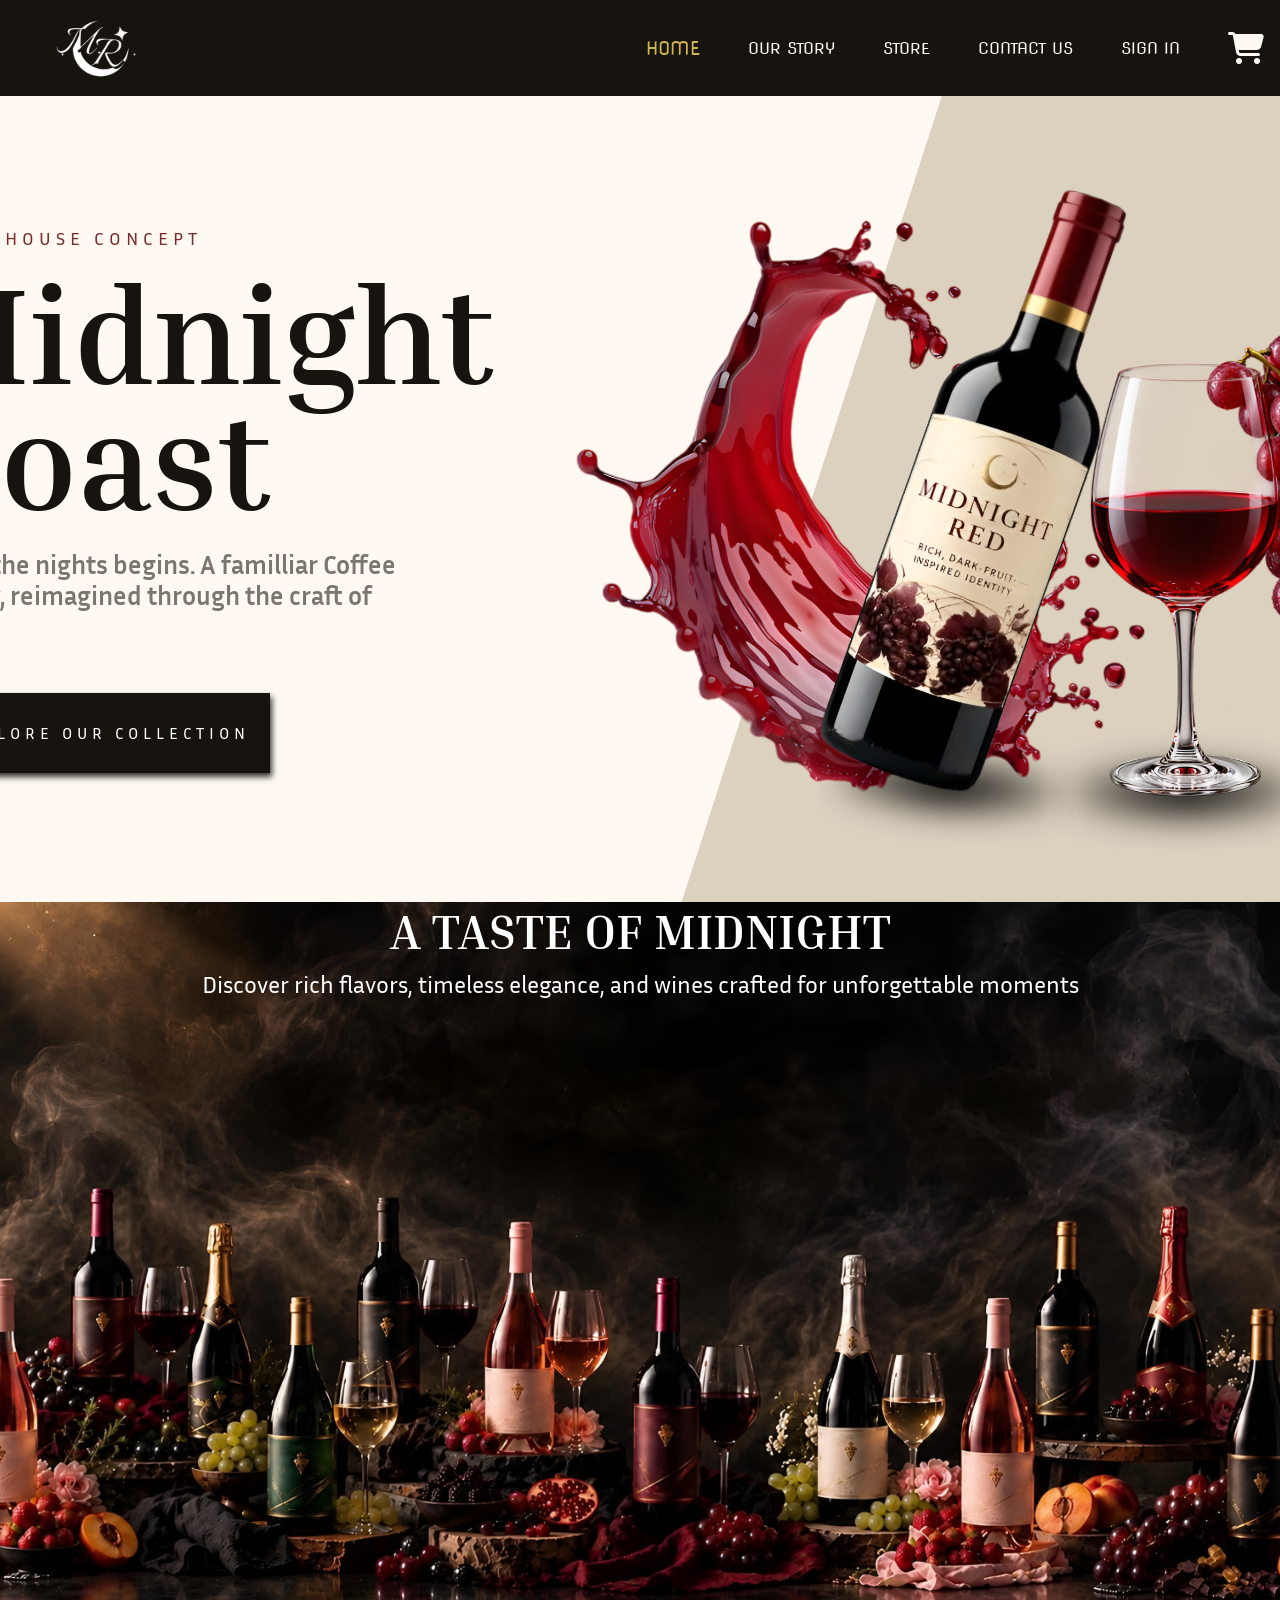
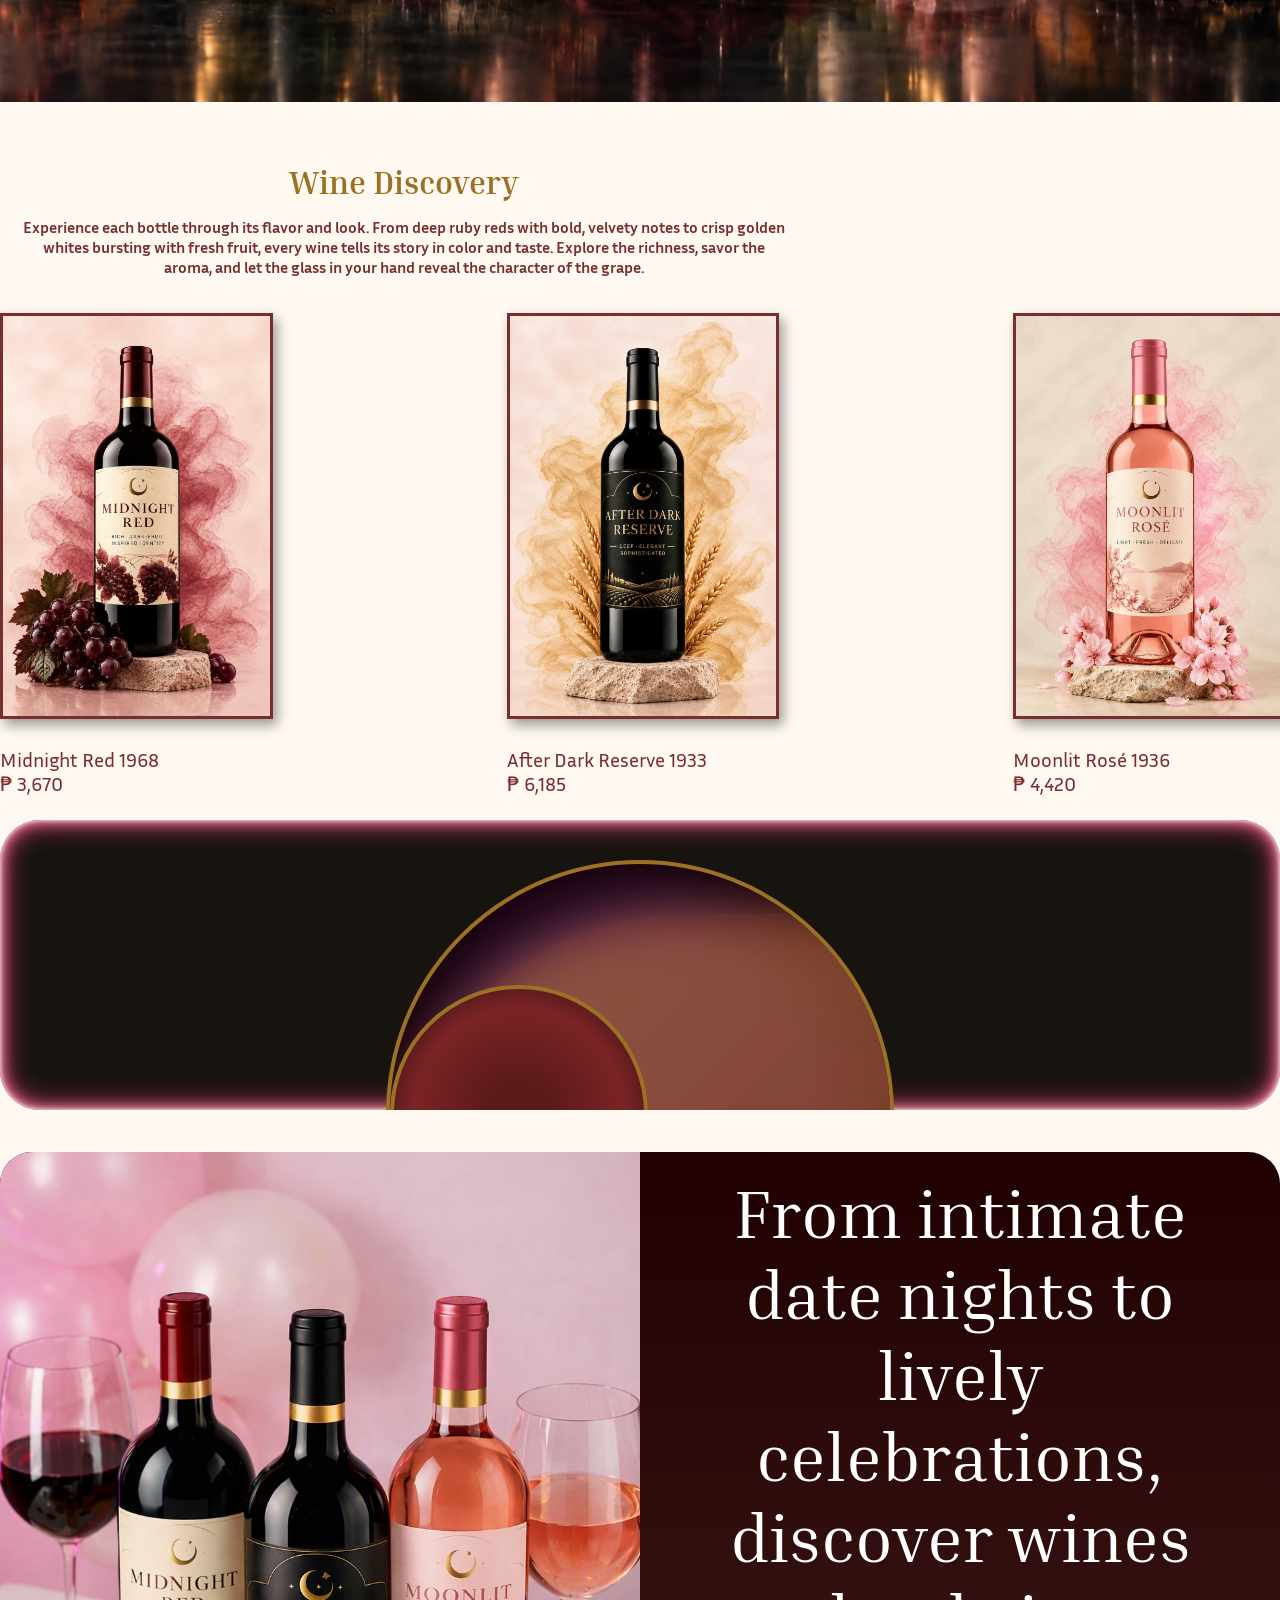
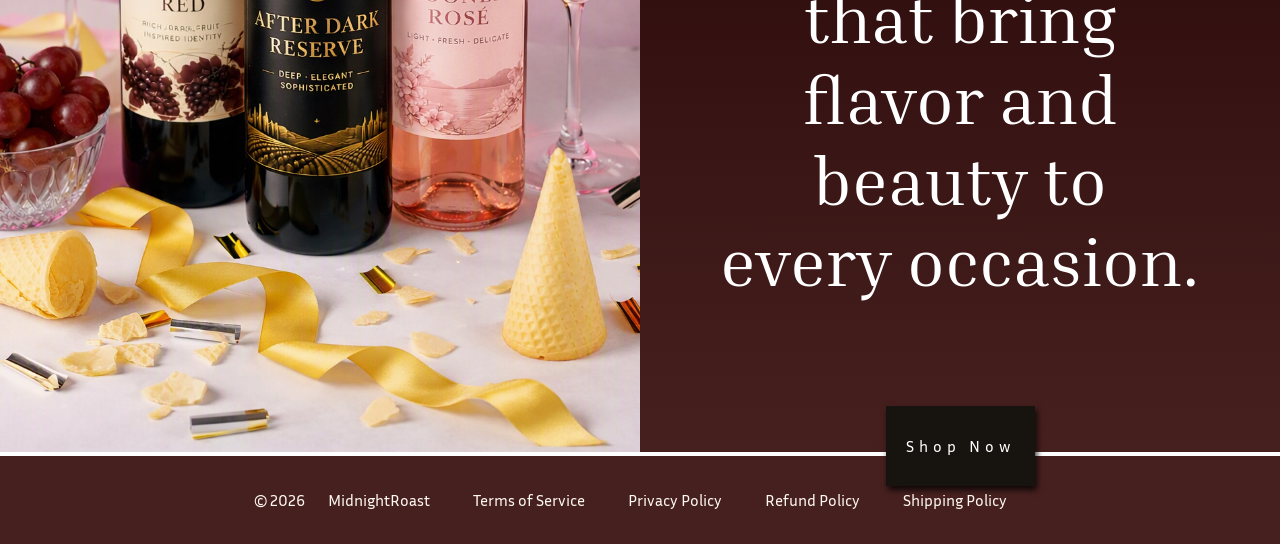
<file: index.html>
<!DOCTYPE html>
<html lang="en">
<head>
    <link rel="stylesheet" href="styles/main.css">
    <link rel="stylesheet" href="styles/home.css">
    <link href="https://fonts.googleapis.com/css2?family=Nova+Flat&display=swap" rel="stylesheet">
    <link href="https://fonts.googleapis.com/css2?family=Inria+Sans:wght@300;400;700&display=swap" rel="stylesheet">
    <link href="https://fonts.googleapis.com/css2?family=Inria+Serif:wght@300;400;700&display=swap" rel="stylesheet">
    <link href="https://cdnjs.cloudflare.com/ajax/libs/font-awesome/6.4.0/css/all.min.css" rel="stylesheet">
    <!-- links --->
    <meta charset="UTF-8">
    <meta name="viewport" content="width=device-width, initial-scale=1">
    <title>Midnight Roast</title>
    <meta name="description" content="this is our website for our project in our PA1... this website includes a non exisisting product of wine called Midnight Roast">
</head>
<body class="home-page" data-root="../" data-active-page="home">
    <div data-component="header"></div>
<main>
    <section class="sec1">
        <div class="triangle" aria-hidden="true"></div>
        <div class="container1">
            <h2>A WINE HOUSE CONCEPT</h2>
            <h1>Midnight</h1><h1>Roast</h1>
            <p>Where the nights begins. A familliar Coffee identity, reimagined through the craft of wine.</p>

            <a class="btn-shop" href="pages/wines.html">EXPLORE OUR COLLECTION</a>
        </div>
        <img src="img/wine.png" alt="bottle-wine" class="wine-img">
    </section>

    <section class="sec2">  
        <h2>A TASTE OF MIDNIGHT</h2>
        <h3>Discover rich flavors, timeless elegance, and wines crafted for unforgettable moments</h3>
    </section>

    <section class="sec3">
        <div class="text">
            <h2>Wine Discovery</h2>
            <p>
                Experience each bottle through its flavor and look. From deep ruby reds with bold, velvety notes to 
                crisp golden whites bursting with fresh fruit, every wine tells its story in color and taste. Explore
                the richness, savor the aroma, and let the glass in your hand reveal the character of the grape.
            </p>
        </div>
        <div class="container2" >
            <div class="box" data-color="#782E2E" data-text="Midnight Red">
                <a href="pages/wines.html"><img src="img/red.png" alt="bottle-wine-Red/flavor"></a>
                <a href="pages/wines.html">Midnight Red 1968 <br>₱ 3,670</a>
            </div>
            <div class="box" data-color="#fff" data-text="After Dark Reserve">
                <a href="pages/wines.html"><img src="img/dark.png" alt="Dark"></a>
                <a href="pages/wines.html">After Dark Reserve 1933 <br>₱ 6,185</a>
            </div>
            <div class="box" data-color="#b87389" data-text="Moonlit Rosé">
                <a href="pages/wines.html"><img src="img/rose.png" alt="Rose"></a>
                <a href="pages/wines.html">Moonlit Rosé 1936 <br>₱ 4,420</a>
            </div>
        </div>
        <div class="circle-wrap" id="circle">
            <div class="circle">
                <div class="wave1"></div>
                <div class="wave2"></div>
                <div class="wave3"></div>
                <div class="smallCircle">
                    <p id="circleText"></p>
                </div>
            </div>
        </div>
    </section>

    <section class="sec4">
        <div class="container3">
            <img src="img/wines.png" alt="wines">
            <div>
            <h3>From intimate date nights to lively celebrations, discover wines that bring flavor and beauty to every occasion.</h3>
            <a class="btn-shop" href="pages/wines.html">Shop Now</a>
            </div>
        </div>
    </section>

    <div data-component="footer"></div>
</main>

<div data-component="auth-modal"></div>

<!--JS-->
<script src="components/components.js" defer></script>
    <script src="scripts/index.js" defer></script>
</body>
</html>
</file>
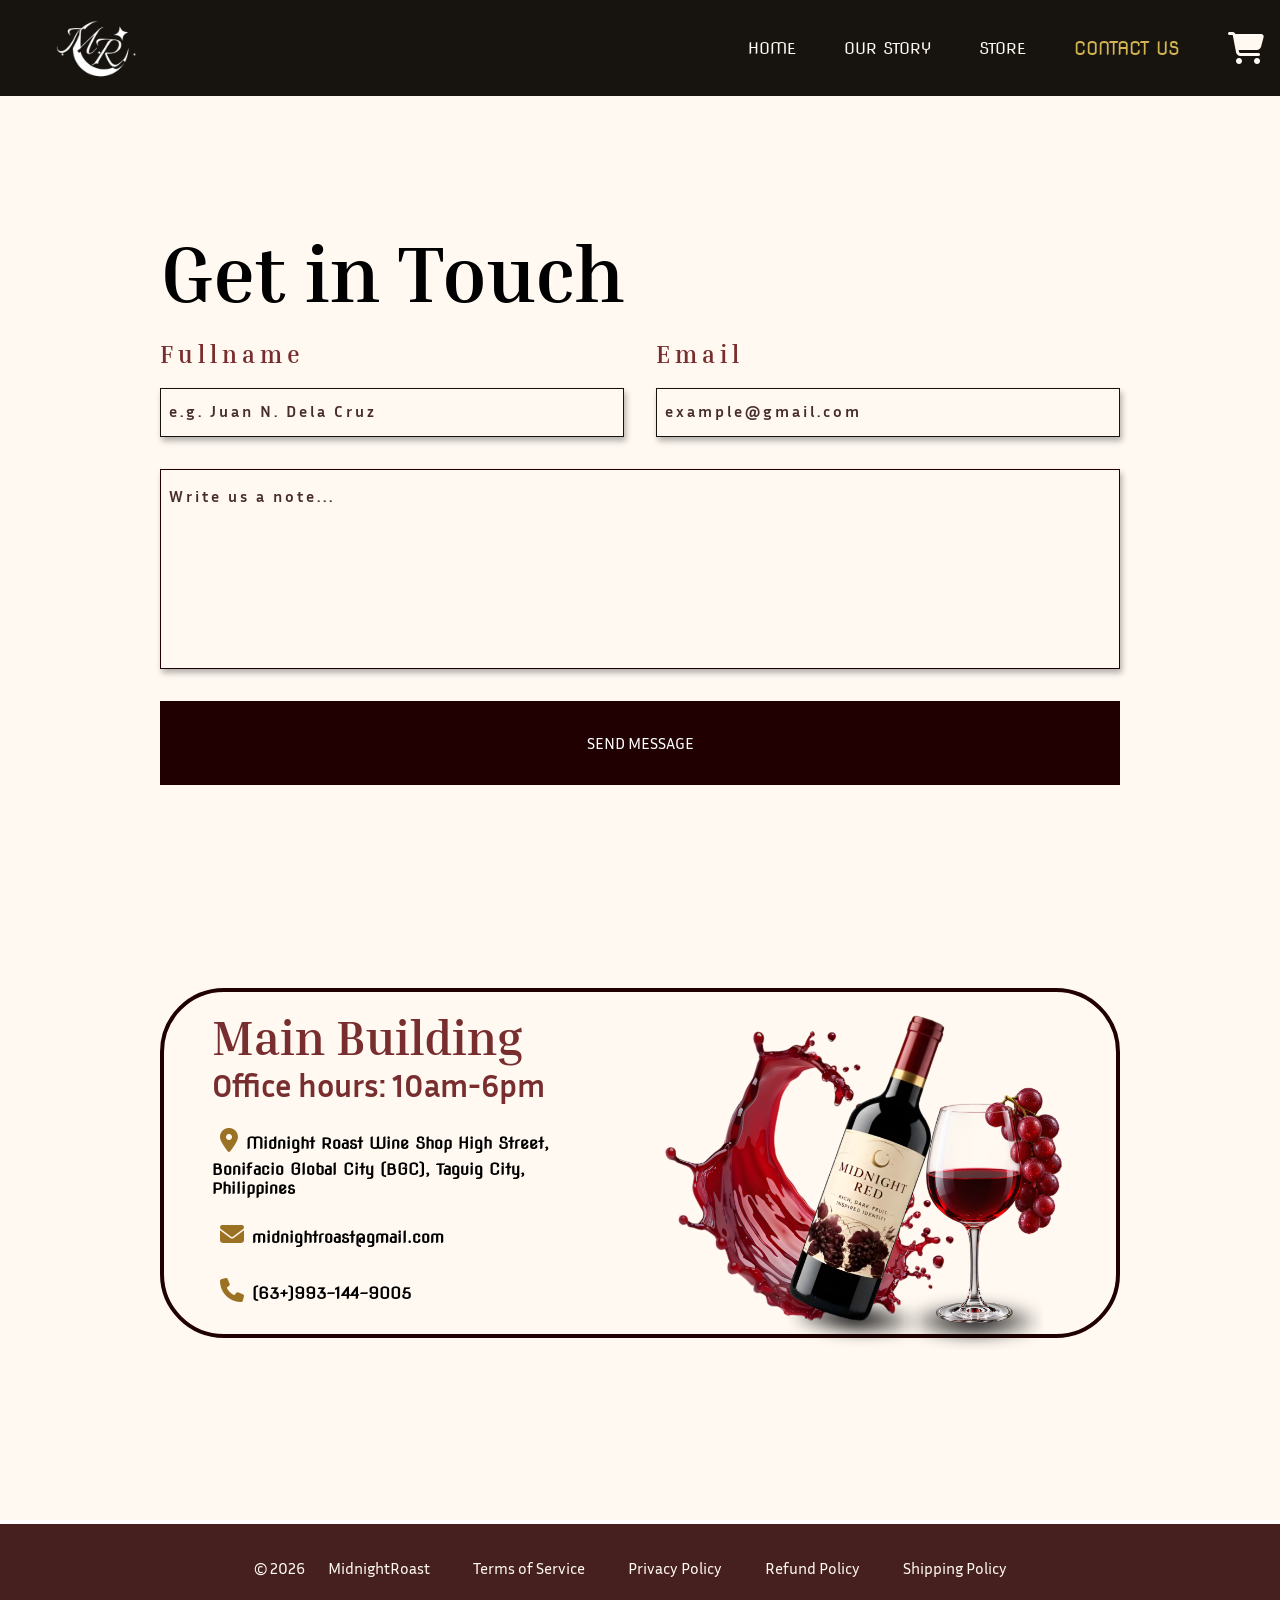
<file: contact-us.html>
<!DOCTYPE html>
<html lang="en">
<head>
    <link rel="stylesheet" href="main.css">
    <link rel="stylesheet" href="Style4.css">
    <link href="https://fonts.googleapis.com/css2?family=Nova+Flat&display=swap" rel="stylesheet">
    <link href="https://fonts.googleapis.com/css2?family=Inria+Sans:wght@300;400;700&display=swap" rel="stylesheet">
    <link href="https://fonts.googleapis.com/css2?family=Inria+Serif:wght@300;400;700&display=swap" rel="stylesheet">
    <link href="https://cdnjs.cloudflare.com/ajax/libs/font-awesome/6.4.0/css/all.min.css" rel="stylesheet">
    <!-- links --->
    <meta charset="UTF-8">
    <meta name="viewport" content="width=device-width, initial-scale=1.0">
    <title>Midnight Roast</title>
</head>
<body bgcolor="#FFF9F2">
    <header>
        <div class="Logo"><a href="main-page.html"><img src="img/logo.png" alt="Logo"></a></div>
        <nav id="header">
            <ul class="menu">
                <li><a href="main-page.html">HOME</a></li>
                <li><a href="our-story.html">OUR STORY</a></li>
                <li><a href="store.html">STORE</a></li>
                <li><a href="contact-us.html" id="contact">CONTACT US</a></li>
                <li><a href="#"><i class="fa fa-shopping-cart"><!--icon--></i></a></li>
            </ul>
        </nav>
    </header>

<main>
    <form class="form1">
        <h1>Get in Touch</h1>
        <div class = "container1">
            <div class="box">
                <h2>Fullname</h2>
                <input type = "text" placeholder = "e.g. Juan N. Dela Cruz" required>
            </div>
            <div class="box">
                <h2>Email</h2>
                <input type = "email" placeholder = "example@gmail.com" required>
            </div>
        </div>
        <div class="container2">
            <textarea placeholder="Write us a note..."></textarea>
            <button type= "submit">SEND MESSAGE</button>
        </div>
    </form>

    <section class="sec1">
        <div class="detail-box">
            <div class="container3">
            <h2>Main Building</h2>
            <h3>Office hours: 10am-6pm</h3>
            <p><i class="fa-solid fa-location-dot"></i>Midnight Roast Wine Shop High Street, Bonifacio Global City (BGC), Taguig City, Philippines</p>
            <p><i class="fa-solid fa-envelope"></i>midnightroast@gmail.com</p>
            <p><i class="fa-solid fa-phone"></i>(63+)993-144-9005</p>
            </div>
            <img src="img/wine.png" alt="wine">
        </div>
    </section>

    <footer>
        <nav>
            © 2026 <a href="main-page.html">MidnightRoast</a>
            <a href="#">Terms of Service</a>
            <a href="#">Privacy Policy</a>
            <a href="#">Refund Policy</a>
            <a href="#">Shipping Policy</a>
        </nav>
    </footer>
</main>
</body>
</html>
</file>
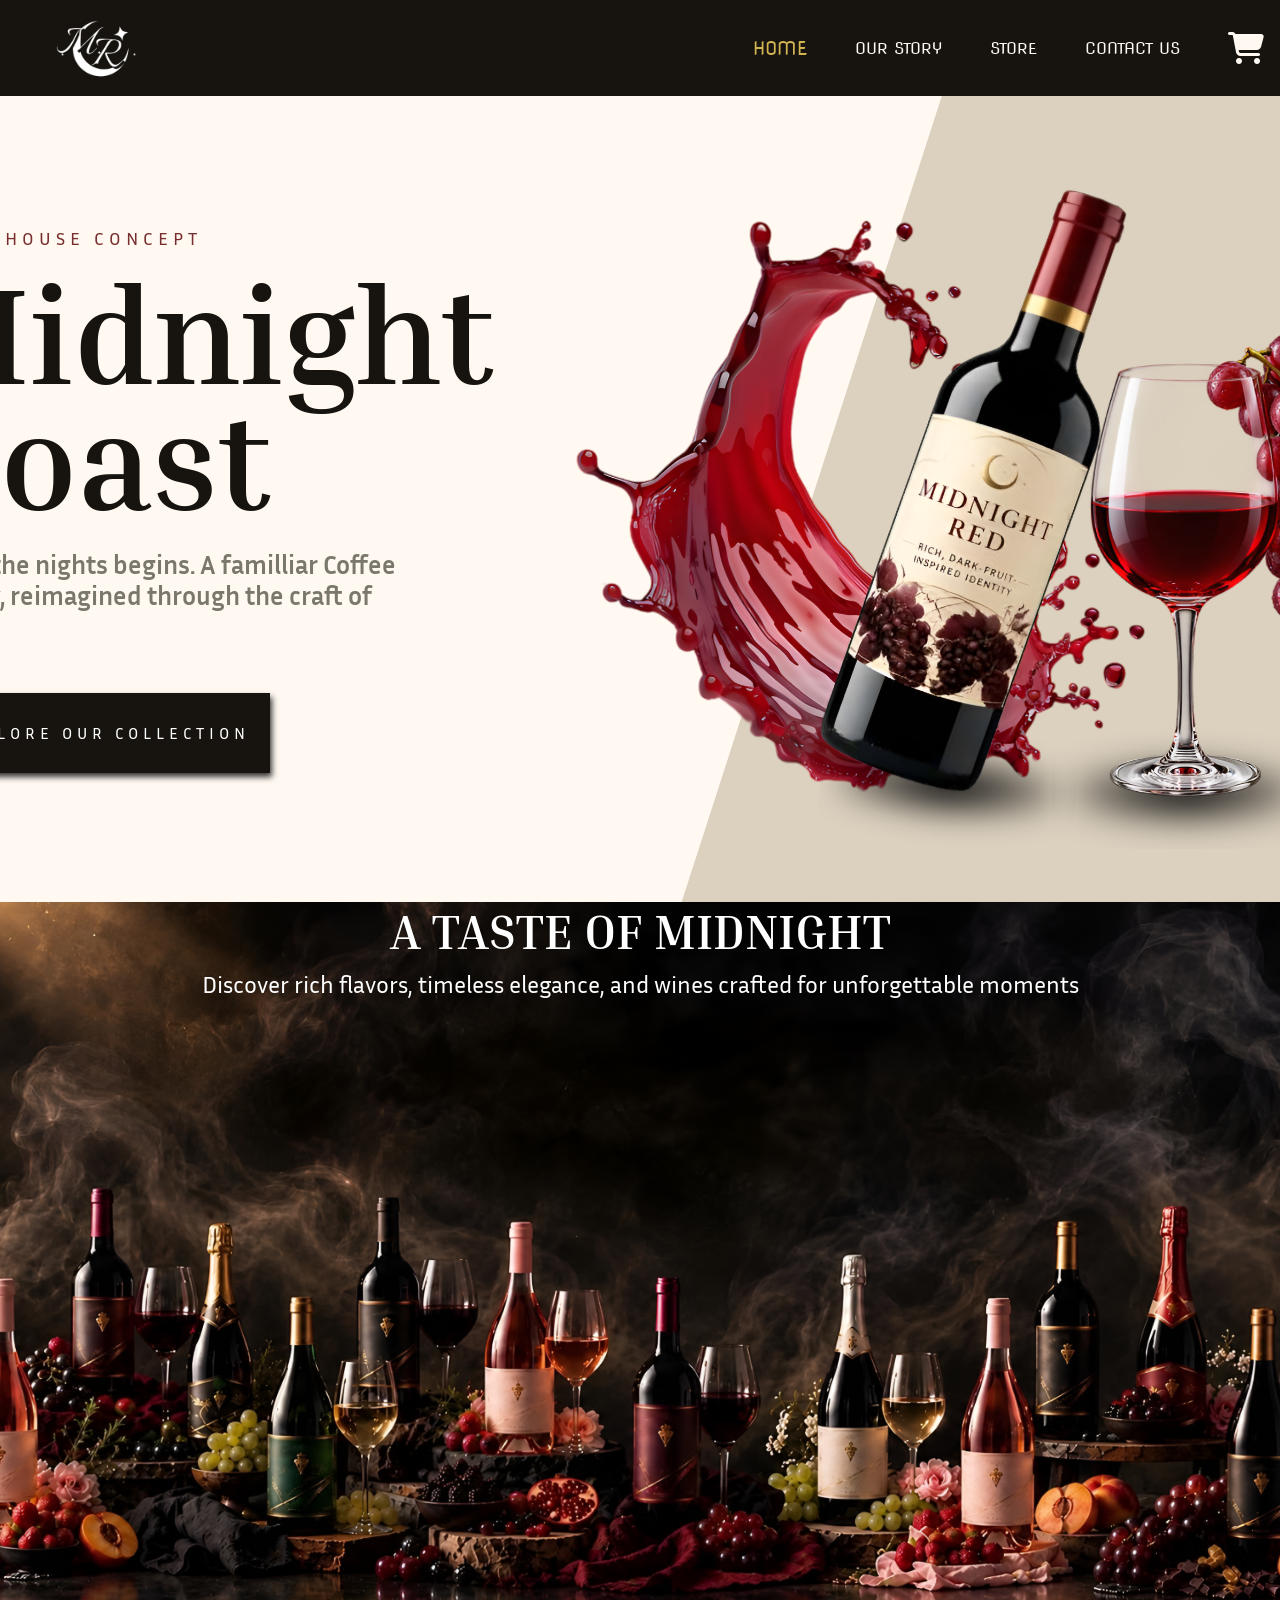
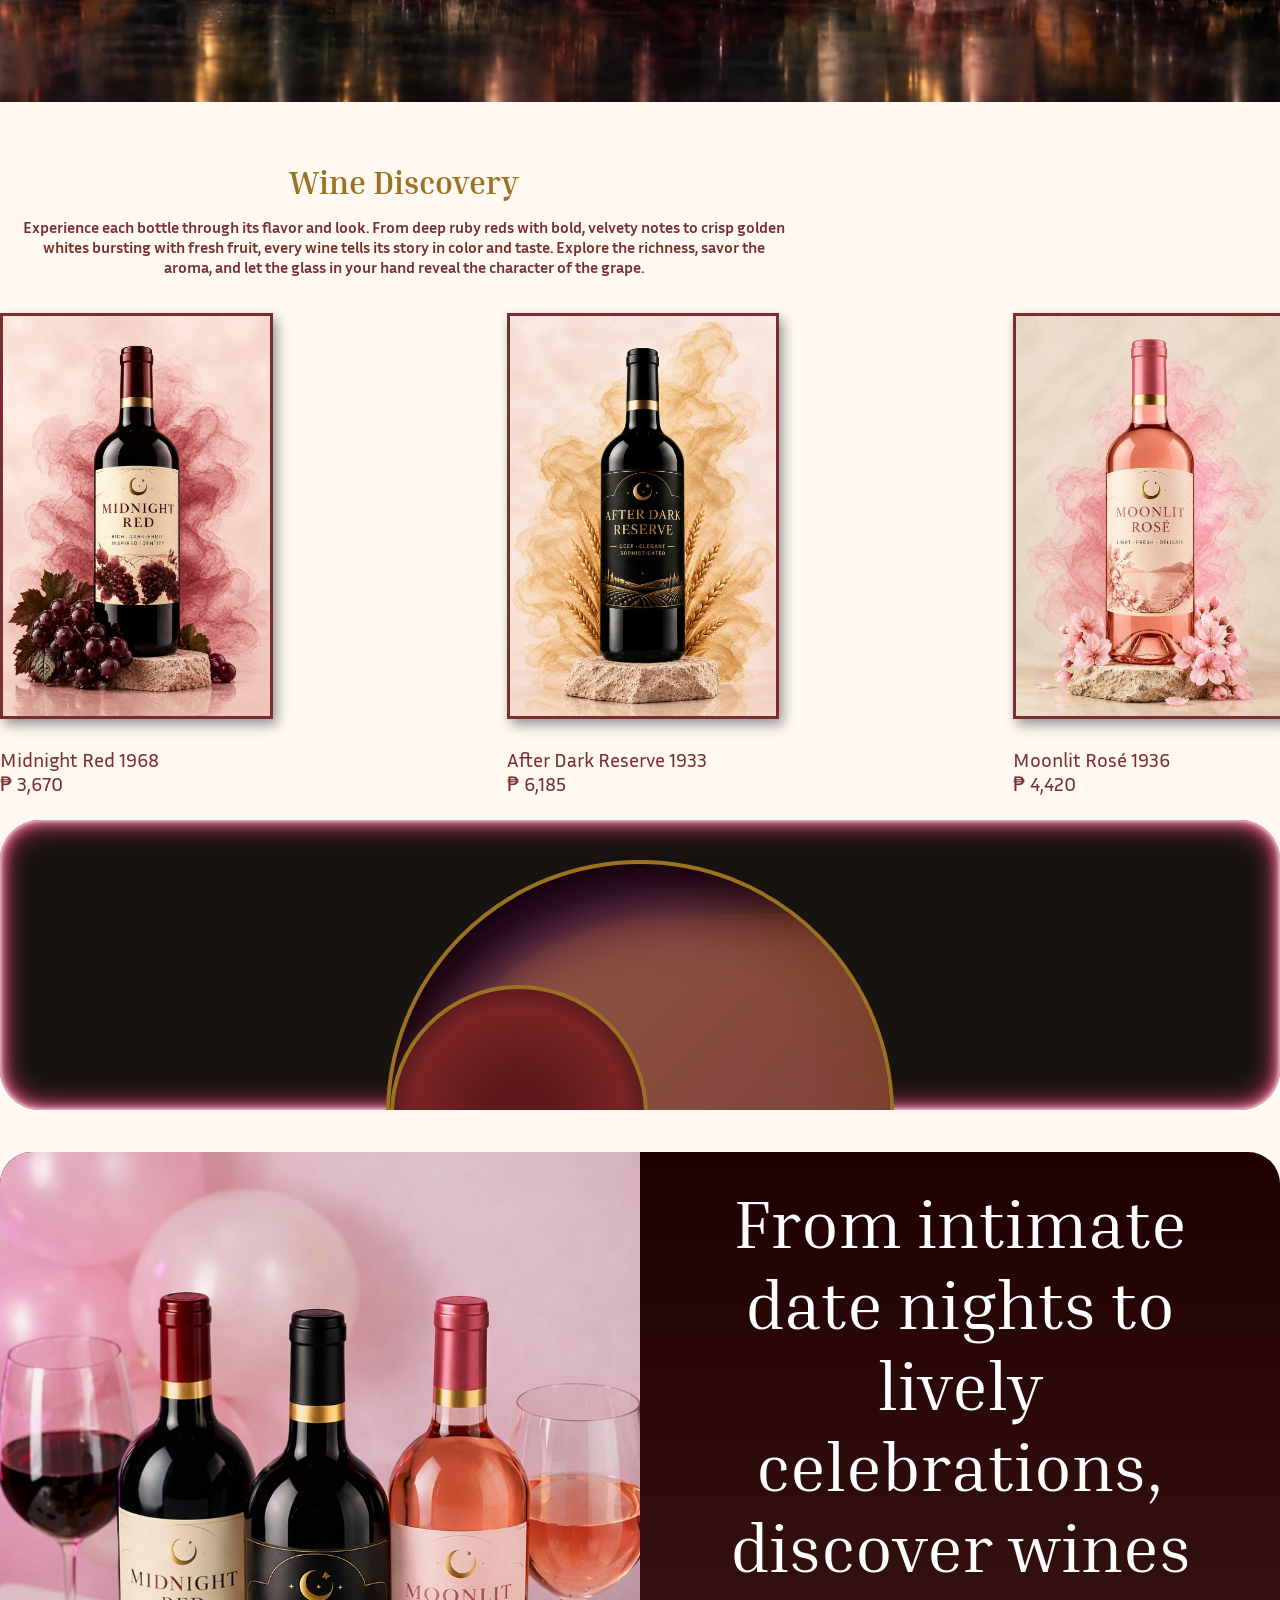
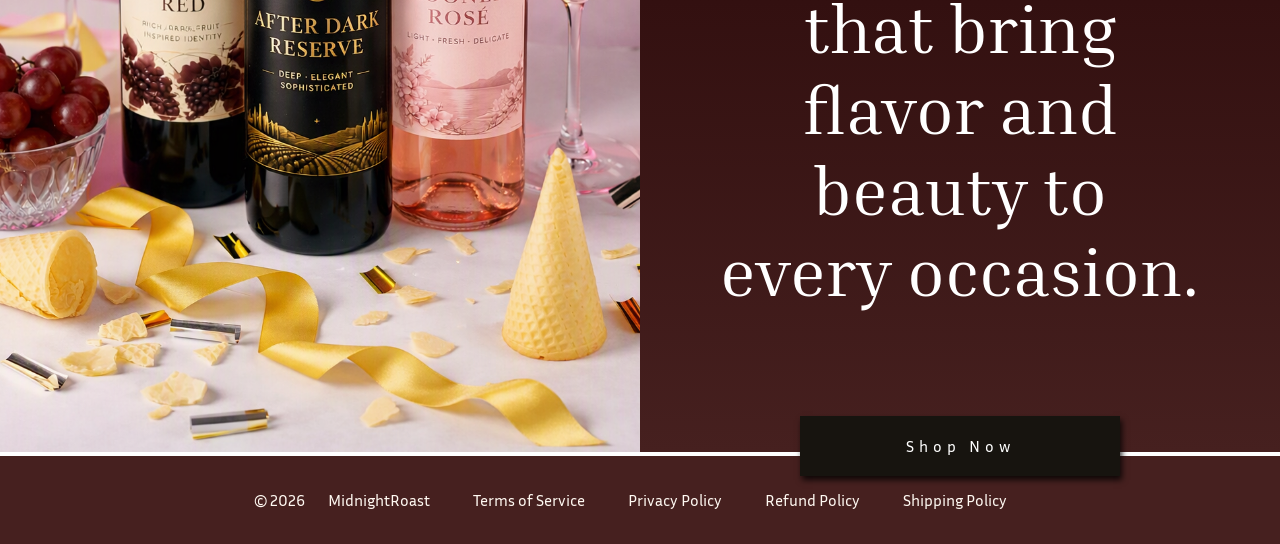
<file: main-page.html>
<!DOCTYPE html>
<html lang="en">
<head>
    <link rel="stylesheet" href="main.css">
    <link rel="stylesheet" href="Style1.css">
    <link href="https://fonts.googleapis.com/css2?family=Nova+Flat&display=swap" rel="stylesheet">
    <link href="https://fonts.googleapis.com/css2?family=Inria+Sans:wght@300;400;700&display=swap" rel="stylesheet">
    <link href="https://fonts.googleapis.com/css2?family=Inria+Serif:wght@300;400;700&display=swap" rel="stylesheet">
    <link href="https://cdnjs.cloudflare.com/ajax/libs/font-awesome/6.4.0/css/all.min.css" rel="stylesheet">
    <!-- links --->
    <meta charset="UTF-8">
    <meta name="viewport" content="width=device-width, initial-scale=1">
    <title>Midnight Roast</title>
    <meta name="description" content="this is our website for our project in our PA1... this website includes a non exisisting product of wine called Midnight Roast">
</head>
<body bgcolor="#FFF9F2" >
    <header>
        <div class="Logo"><a href="main-page.html"><img src="img/logo.png" alt="Logo"></a></div>
        <nav id="header">
            <ul class="menu">
                <li><a href="main-page.html" id="home">HOME</a></li>
                <li><a href="our-story.html">OUR STORY</a></li>
                <li><a href="store.html">STORE</a></li>
                <li><a href="contact-us.html">CONTACT US</a></li>

                <li><a href="#"><i class="fa fa-shopping-cart"><!--icon--></i></a></li>
            </ul>
            
        </nav>
    </header>
<main>
    <section class="sec1">
        <div class="triangle" aria-hidden="true"></div>
        <div class="container1">
            <h2>A WINE HOUSE CONCEPT</h2>
            <h1>Midnight</h1><h1>Roast</h1>
            <p>Where the nights begins. A familliar Coffee identity, reimagined through the craft of wine.</p>

            <button class="btn-shop">EXPLORE OUR COLLECTION</button>
        </div>
        <img src="img/wine.png" alt="bottle-wine" class="wine-img">
    </section>

    <section class="sec2">  
        <h2>A TASTE OF MIDNIGHT</h2>
        <h3>Discover rich flavors, timeless elegance, and wines crafted for unforgettable moments</h3>
    </section>

    <section class="sec3">
        <div class="text">
            <h2>Wine Discovery</h2>
            <p>
                Experience each bottle through its flavor and look. From deep ruby reds with bold, velvety notes to 
                crisp golden whites bursting with fresh fruit, every wine tells its story in color and taste. Explore
                the richness, savor the aroma, and let the glass in your hand reveal the character of the grape.
            </p>
        </div>
        <div class="container2" >
            <div class="box" data-color="#782E2E" data-text="Midnight Red">
                <a href=""><img src="img/red.png" alt="bottle-wine-Red/flavor"></a>
                <a href="">Midnight Red 1968 <br>₱ 3,670</a>
            </div>
            <div class="box" data-color="#fff" data-text="After Dark Reserve">
                <a href=""><img src="img/dark.png" alt="Dark"></a>
                <a href="">After Dark Reserve 1933 <br>₱ 6,185</a>
            </div>
            <div class="box" data-color="#b87389" data-text="Moonlit Rosé">
                <a href=""><img src="img/rose.png" alt="Rose"></a>
                <a href="">Moonlit Rosé 1936 <br>₱ 4,420</a>
            </div>
        </div>
        <div class="circle-wrap" id="circle">
            <div class="circle">
                <div class="wave1"></div>
                <div class="wave2"></div>
                <div class="wave3"></div>
                <div class="smallCircle">
                    <p id="circleText"></p>
                </div>
            </div>
        </div>
    </section>

    <section class="sec4">
        <div class="container3">
            <img src="img/wines.png" alt="wines">
            <div>
            <h3>From intimate date nights to lively celebrations, discover wines that bring flavor and beauty to every occasion.</h3>
            <button class="btn-shop">Shop Now</button>
            </div>
        </div>
    </section>

    <footer>
        <nav>
            © 2026 <a href="main-page.html">MidnightRoast</a>
            <a href="">Terms of Service</a>
            <a href="#">Privacy Policy</a>
            <a href="#">Refund Policy</a>
            <a href="#">Shipping Policy</a>
        </nav>
    </footer>
</main>

<!--JS-->
<script>
const circleText = document.getElementById('circleText');

document.querySelectorAll('.box img').forEach(img => {
    img.addEventListener('mouseenter', function() {
        const box = this.closest('.box');
        const color = box.getAttribute('data-color');
        const text = box.getAttribute('data-text');
        
        document.querySelector('.wave2').style.background = color;
        
        circleText.textContent = text;
        circleText.classList.add('show');
    });

    img.addEventListener('mouseleave', function() {
        
        document.querySelector('.wave1').style.background = '#371146';
        document.querySelector('.wave2').style.background = '#542268';
        document.querySelector('.wave3').style.background = 'linear-gradient(135deg, rgba(210,180,80,.6), rgba(120,46,46,.5))';

        
        circleText.classList.remove('show');
    });
});
</script>
</body>
</html>
</file>
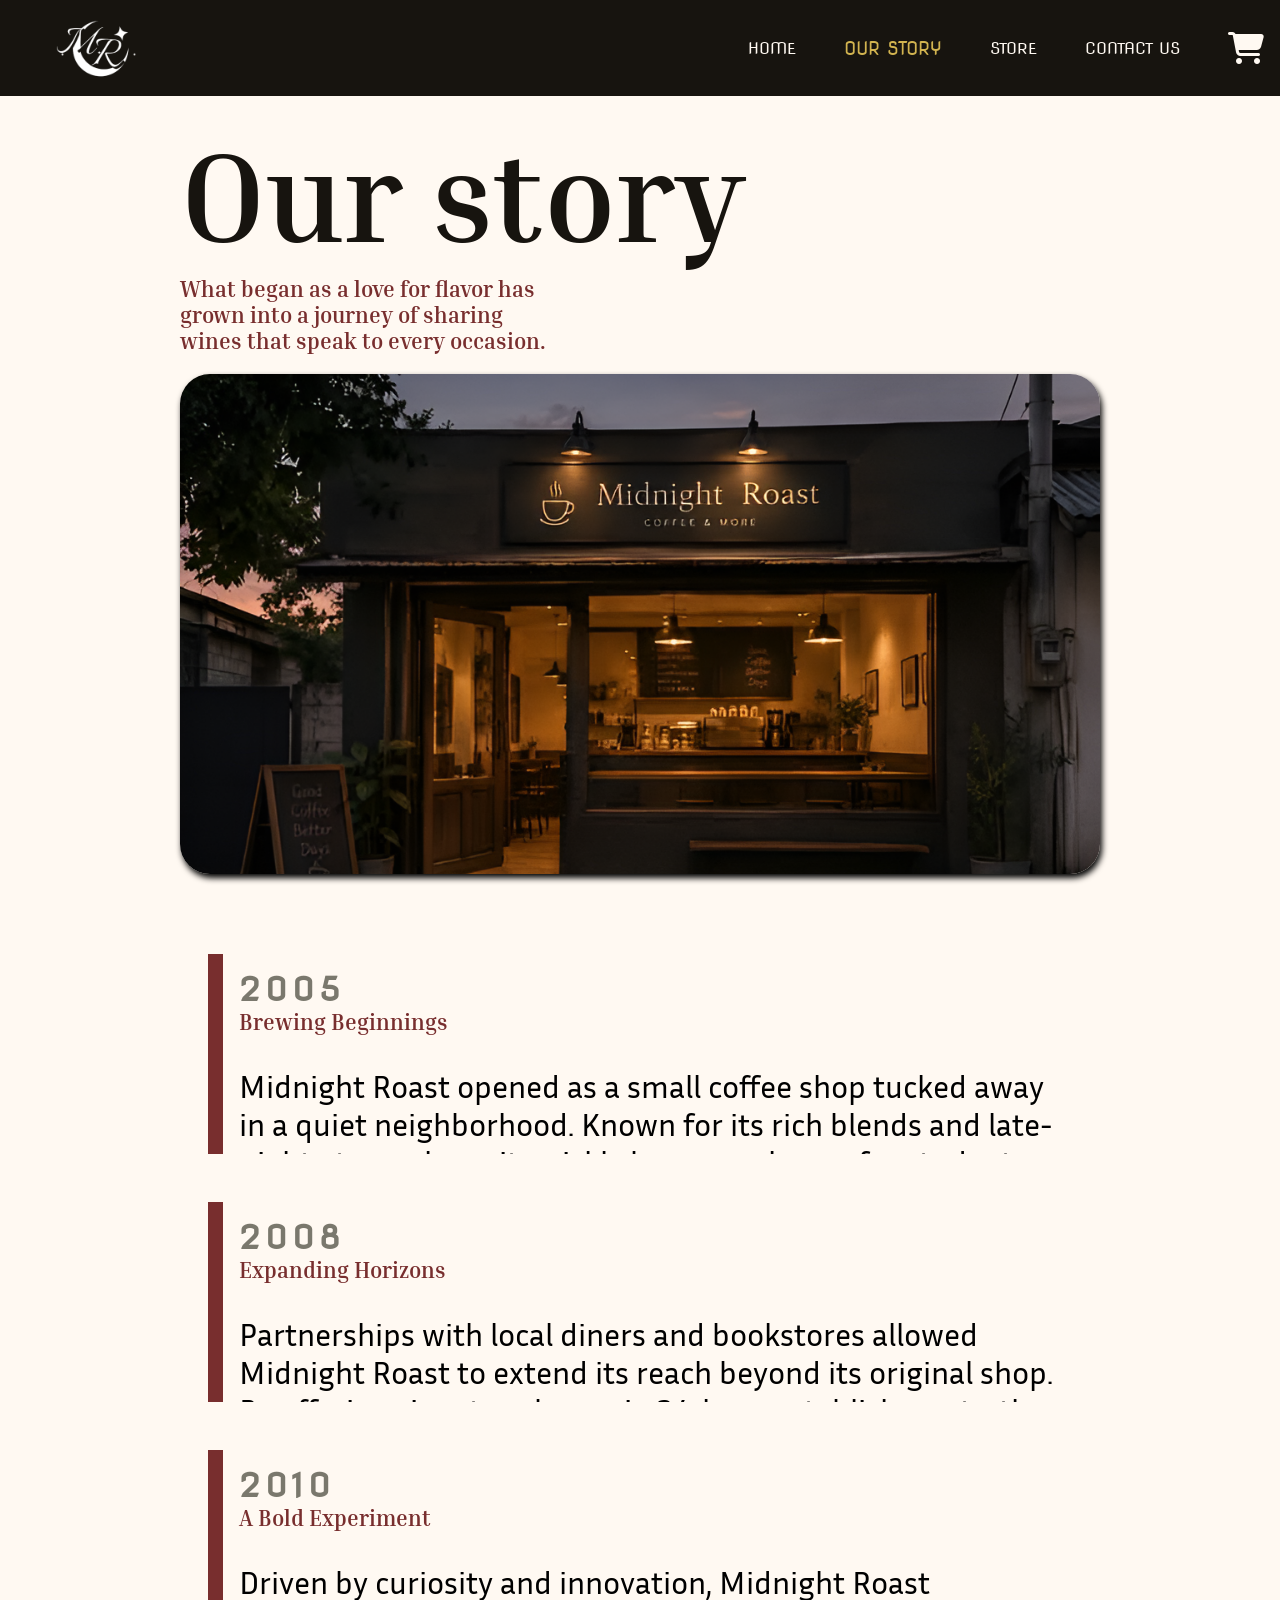
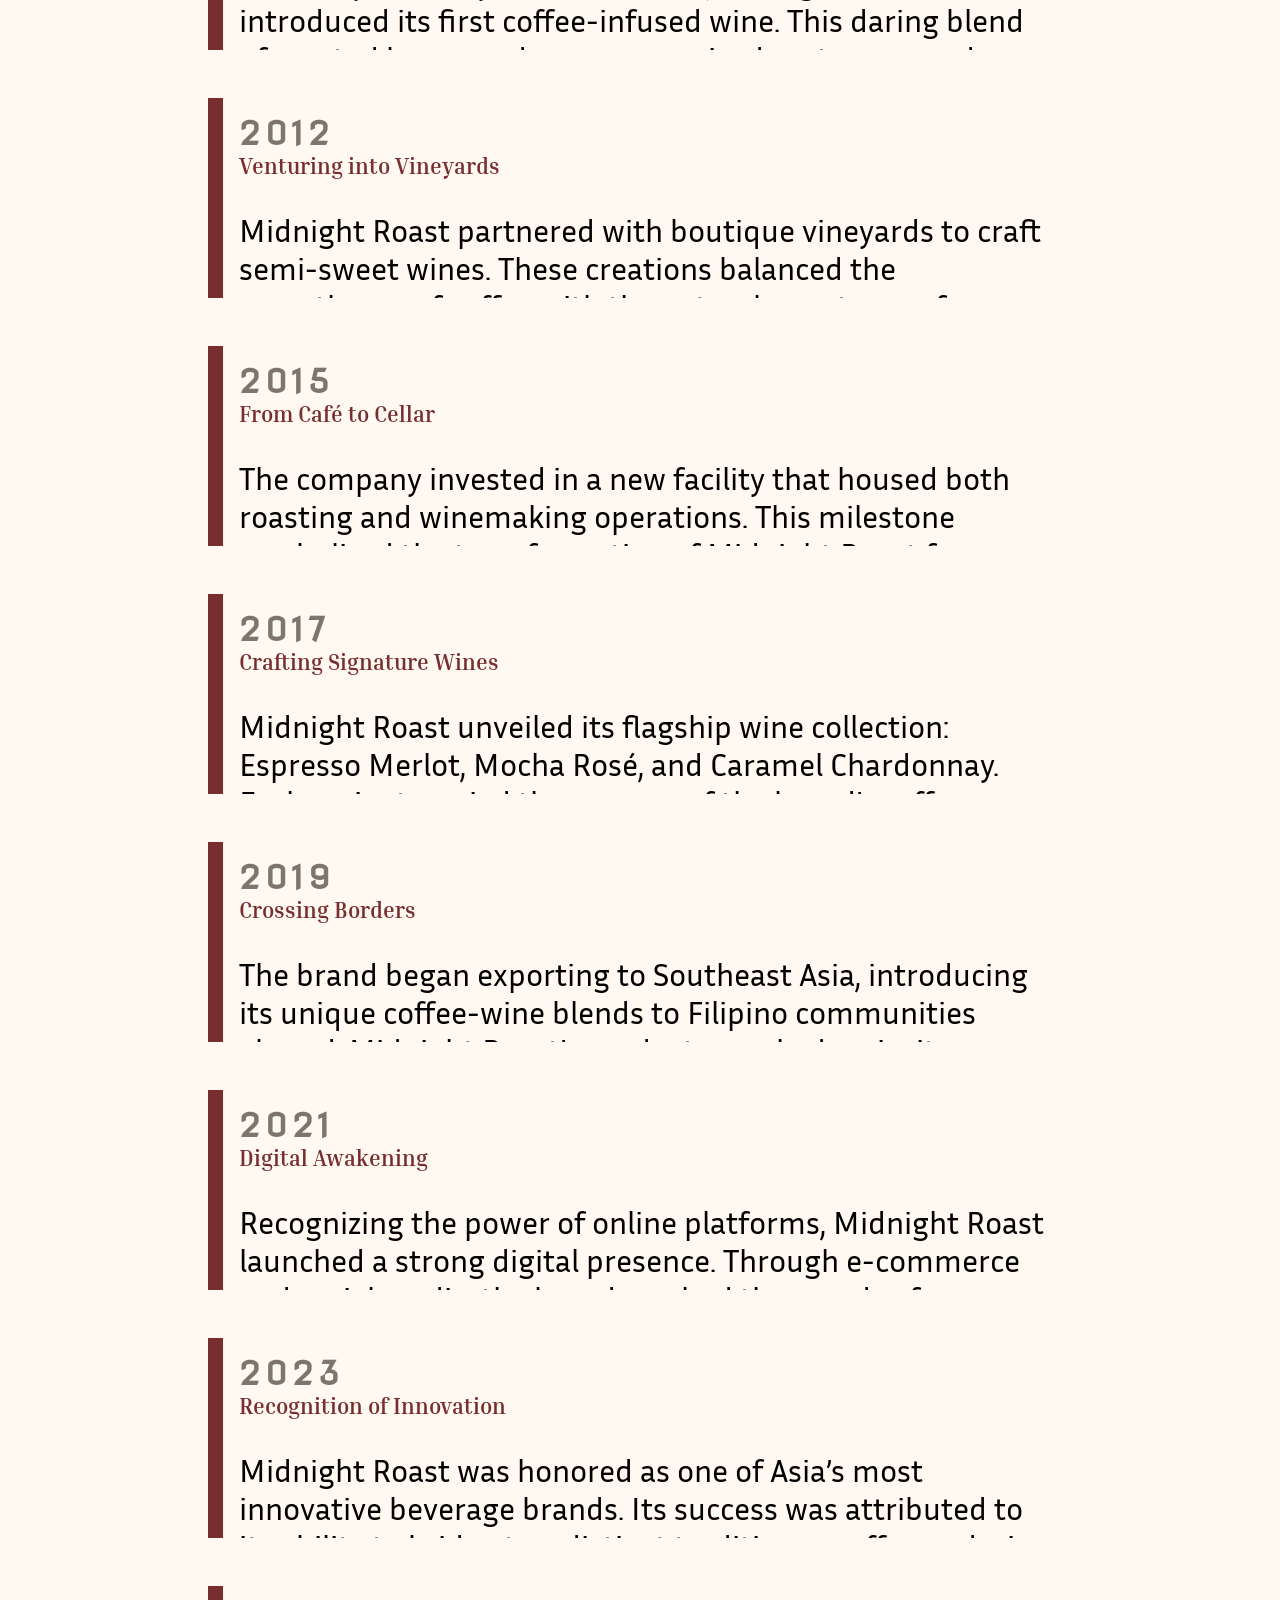
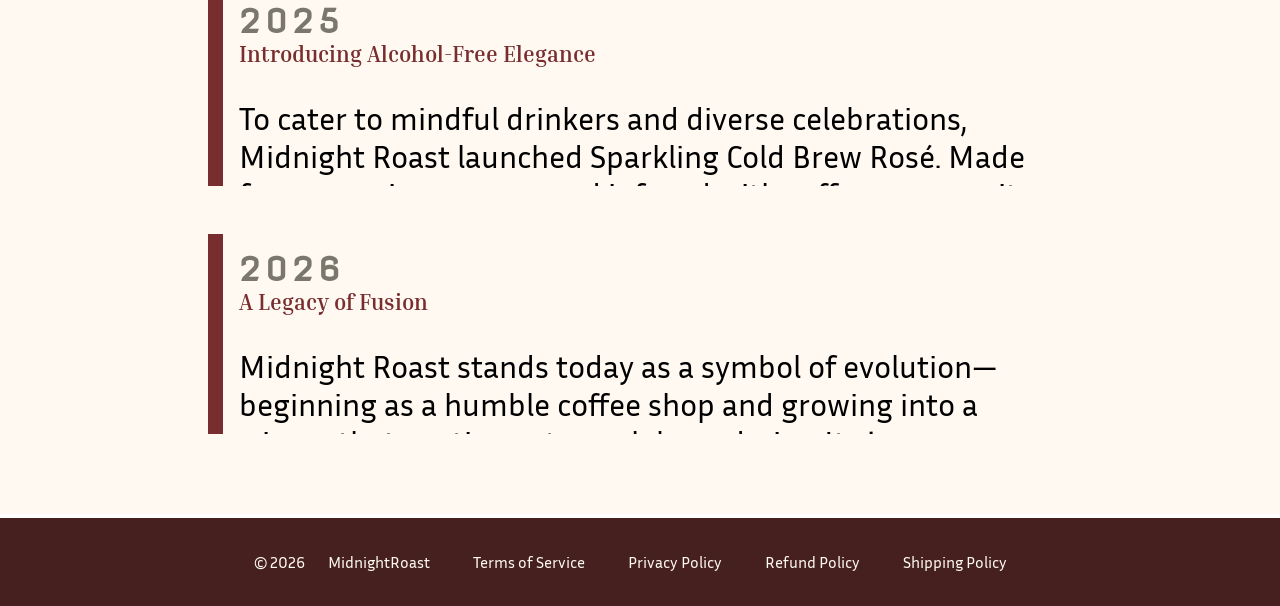
<file: our-story.html>
<!DOCTYPE html>
<html lang="en">
<head>
    <link rel="stylesheet" href="main.css">
    <link rel="stylesheet" href="Style2.css">
    <link href="https://fonts.googleapis.com/css2?family=Nova+Flat&display=swap" rel="stylesheet">
    <link href="https://fonts.googleapis.com/css2?family=Inria+Sans:wght@300;400;700&display=swap" rel="stylesheet">
    <link href="https://fonts.googleapis.com/css2?family=Inria+Serif:wght@300;400;700&display=swap" rel="stylesheet">
    <link href="https://cdnjs.cloudflare.com/ajax/libs/font-awesome/6.4.0/css/all.min.css" rel="stylesheet">
    <!-- links --->
    <meta charset="UTF-8">
    <meta name="viewport" content="width=device-width, initial-scale=1.0">
    <title>Midnight Roast</title>
</head>
<body bgcolor="#FFF9F2">
    <header>
        <div class="Logo"><a href="main-page.html"><img src="img/logo.png" alt="Logo"></a></div>
        <nav id="header">
            <ul class="menu">
                <li><a href="main-page.html">HOME</a></li>
                <li><a href="our-story.html" id="ourStory">OUR STORY</a></li>
                <li><a href="store.html">STORE</a></li>
                <li><a href="contact-us.html">CONTACT US</a></li>

                <li><a href="#"><i class="fa fa-shopping-cart"><!--icon--></i></a></li>
            </ul>
        </nav>
    </header>
<main>
    <section class="sec1">
        <div class="text">
            <h1>Our story</h1>
            <p>What began as a love for flavor has grown into a journey of sharing wines that speak to every occasion.</p>
        </div>
        <div class="img-box">
            <img src="img/Story.png" alt="story">
        </div>
    </section>
    <section class="sec2">
        <div class="box">
           <div class="banner"></div>
           <div class="container">
               <h2>2005</h2>
               <h3>Brewing Beginnings</h3>
               <p>Midnight Roast opened as a small coffee shop tucked away in a quiet neighborhood. Known for its rich blends and late-night
               atmosphere, it quickly became a haven for students, artists, and professionals who sought comfort in a cup of coffee and
               conversation.
               </p>
           </div>
       </div>
       <div class="box">
           <div class="banner"></div>
           <div class="container">
               <h2>2008</h2>
               <h3>Expanding Horizons</h3>
               <p> Partnerships with local diners and bookstores allowed Midnight Roast to extend its reach beyond its original shop. 
                By offering signature brews in 24-hour establishments, the brand became synonymous with accessibility and reliability, 
                always ready to serve those who needed energy at any hour.
                </p>
           </div>
       </div>
       <div class="box">
           <div class="banner"></div>
           <div class="container">
               <h2>2010</h2>
               <h3>A Bold Experiment</h3> 
               <p> Driven by curiosity and innovation, Midnight Roast introduced its first 
                coffee-infused wine. This daring blend of roasted beans and grapes surprised customers and 
                marked the beginning of the brand’s journey into winemaking. It was a turning point that hinted 
                at a future beyond coffee.
                </p>
           </div>
       </div>
           <div class="box">
           <div class="banner"></div>
           <div class="container">
               <h2>2012</h2>
               <h3>Venturing into Vineyards</h3>
               <p>Midnight Roast partnered with boutique vineyards to craft semi-sweet wines. 
                These creations balanced the smoothness of coffee with the natural sweetness of grapes, 
                appealing to both loyal coffee drinkers and adventurous wine enthusiasts.
                </p>
           </div>
       </div>
           <div class="box">
           <div class="banner"></div>
           <div class="container">
               <h2>2015</h2>
               <h3>From Café to Cellar</h3>
               <p>The company invested in a new facility that housed both roasting and winemaking 
                operations. This milestone symbolized the transformation of Midnight Roast from a 
                neighborhood coffee shop into a hybrid café-winery, blending two worlds under one roof.
                </p>
           </div>
       </div>
           <div class="box">
           <div class="banner"></div>
           <div class="container">
               <h2>2017</h2>
               <h3>Crafting Signature Wines</h3>
               <p>Midnight Roast unveiled its flagship wine collection: Espresso Merlot, Mocha 
                Rosé, and Caramel Chardonnay. Each variant carried the essence of the brand’s coffee 
                heritage while standing proudly as refined wines in their own right.
                </p>
           </div>
       </div>
           <div class="box">
           <div class="banner"></div>
           <div class="container">
               <h2>2019</h2>
               <h3>Crossing Borders</h3>
               <p>The brand began exporting to Southeast Asia, introducing its unique coffee-wine 
                blends to Filipino communities abroad. Midnight Roast’s products sparked curiosity among 
                international wine lovers, positioning the brand as a pioneer in fusion beverages.
                </p>
           </div>
       </div>
           <div class="box">
           <div class="banner"></div>
           <div class="container">
               <h2>2021</h2>
               <h3>Digital Awakening</h3>
               <p>Recognizing the power of online platforms, Midnight Roast launched a strong 
                digital presence. Through e-commerce and social media, the brand reached thousands of 
                followers, transforming into a lifestyle symbol for those who embraced both coffee culture and 
                wine sophistication.
                </p>
           </div>
       </div>
           <div class="box">
           <div class="banner"></div>
           <div class="container">
               <h2>2023</h2>
               <h3>Recognition of Innovation</h3>
               <p>Midnight Roast was honored as one of Asia’s most innovative beverage brands. Its 
                success was attributed to its ability to bridge two distinct traditions—coffee and wine—while 
                maintaining authenticity and creativity.
                </p>
           </div>
       </div>
           <div class="box">
           <div class="banner"></div>
           <div class="container">
               <h2>2025</h2>
               <h3>Introducing Alcohol-Free Elegance</h3>
               <p>To cater to mindful drinkers and diverse celebrations, Midnight Roast launched 
                Sparkling Cold Brew Rosé. Made from premium grapes and infused with coffee essence, it 
                offered a sophisticated, non-alcoholic option that embodied the brand’s commitment to 
                inclusivity and innovation.
                </p>
           </div>
       </div>
           <div class="box">
           <div class="banner"></div>
           <div class="container">
               <h2>2026</h2>
               <h3>A Legacy of Fusion</h3>
               <p>Midnight Roast stands today as a symbol of evolution—beginning as a humble 
                coffee shop and growing into a winery that continues to push boundaries. Its journey reflects a 
                dedication to craft, community, and the art of blending traditions into something entirely 
                new.
                </p>
           </div>
       </div>
</section>
    <footer>
        <nav>
            © 2026 <a href="main-page.html">MidnightRoast</a>
            <a href="#">Terms of Service</a>
            <a href="#">Privacy Policy</a>
            <a href="#">Refund Policy</a>
            <a href="#">Shipping Policy</a>
        </nav>
    </footer>
</main>
<!--JS-->
<script>
document.addEventListener("scroll", function() {
  document.querySelectorAll(".container").forEach(container => {
    const rect = container.getBoundingClientRect();
    if (rect.top < window.innerHeight && rect.bottom > 0) {
      container.classList.add("show");
    }
  });
});
</script>
</body>
</html>
</file>
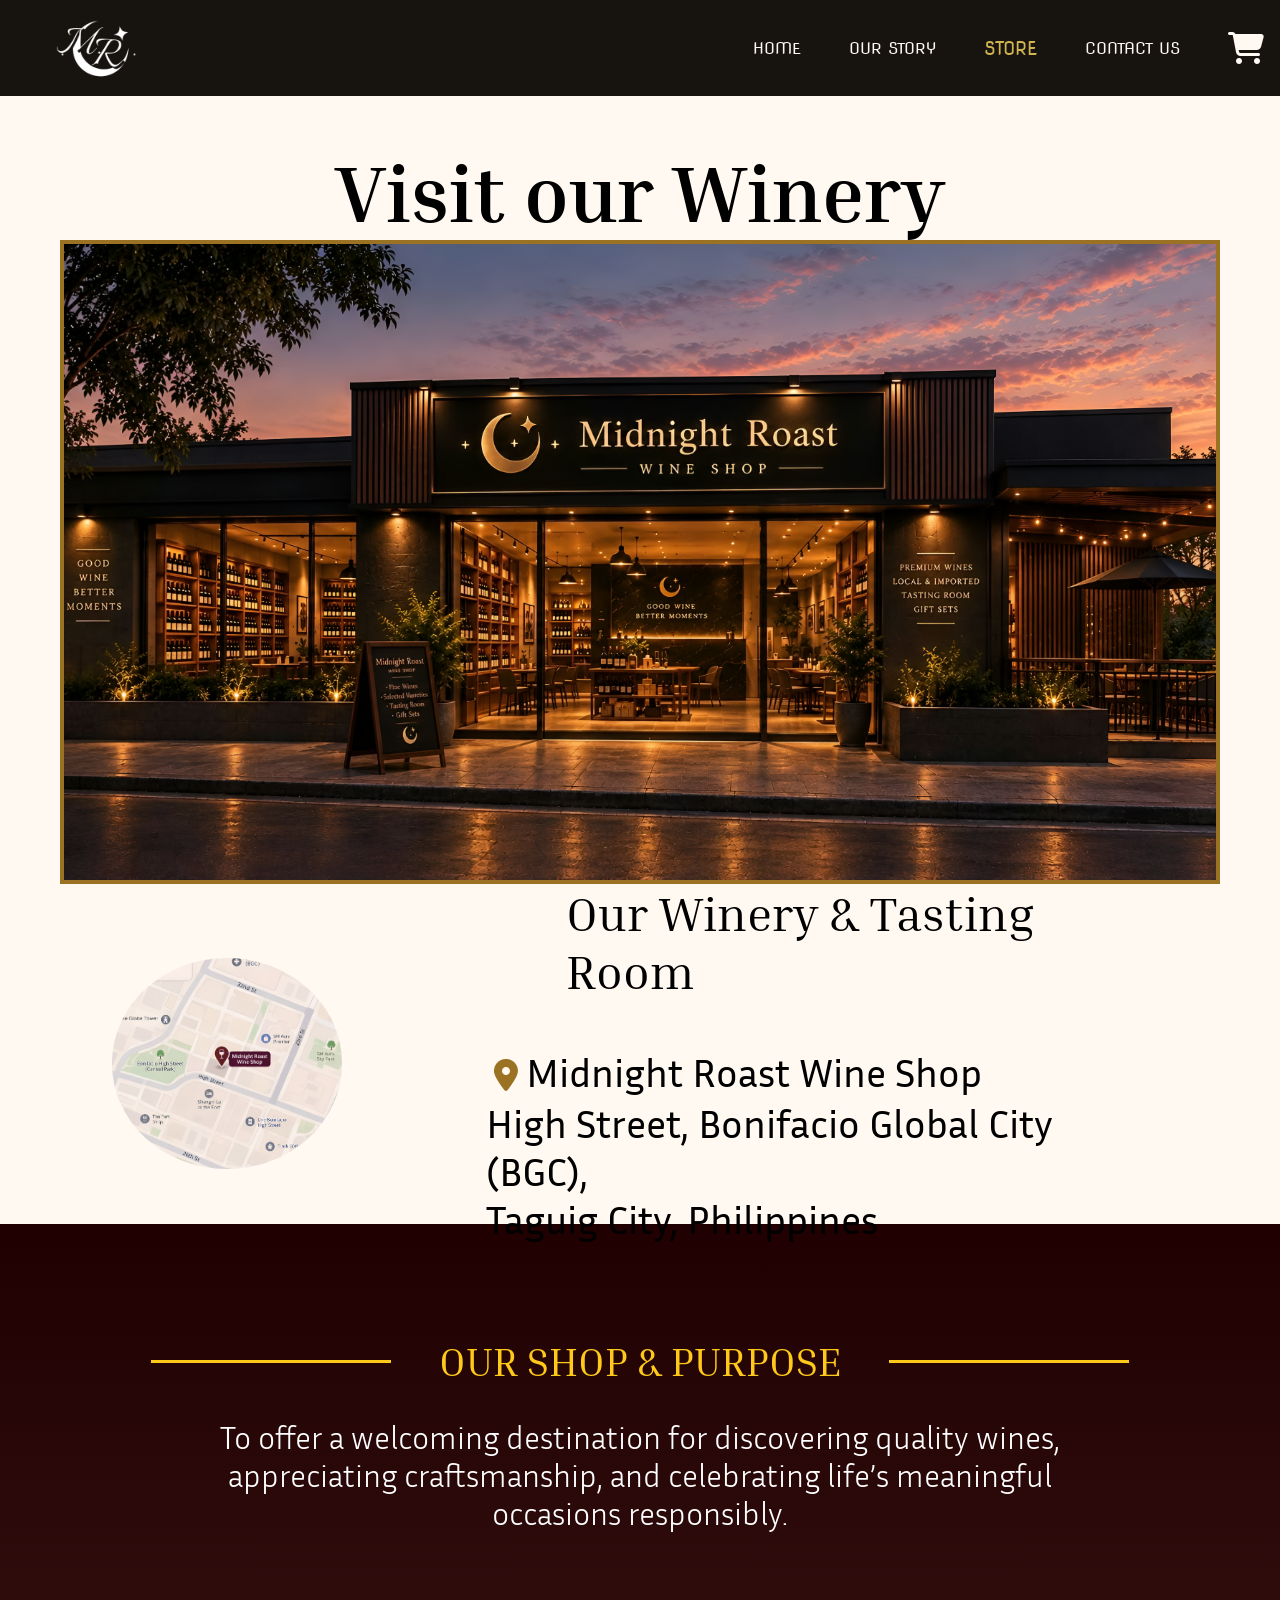
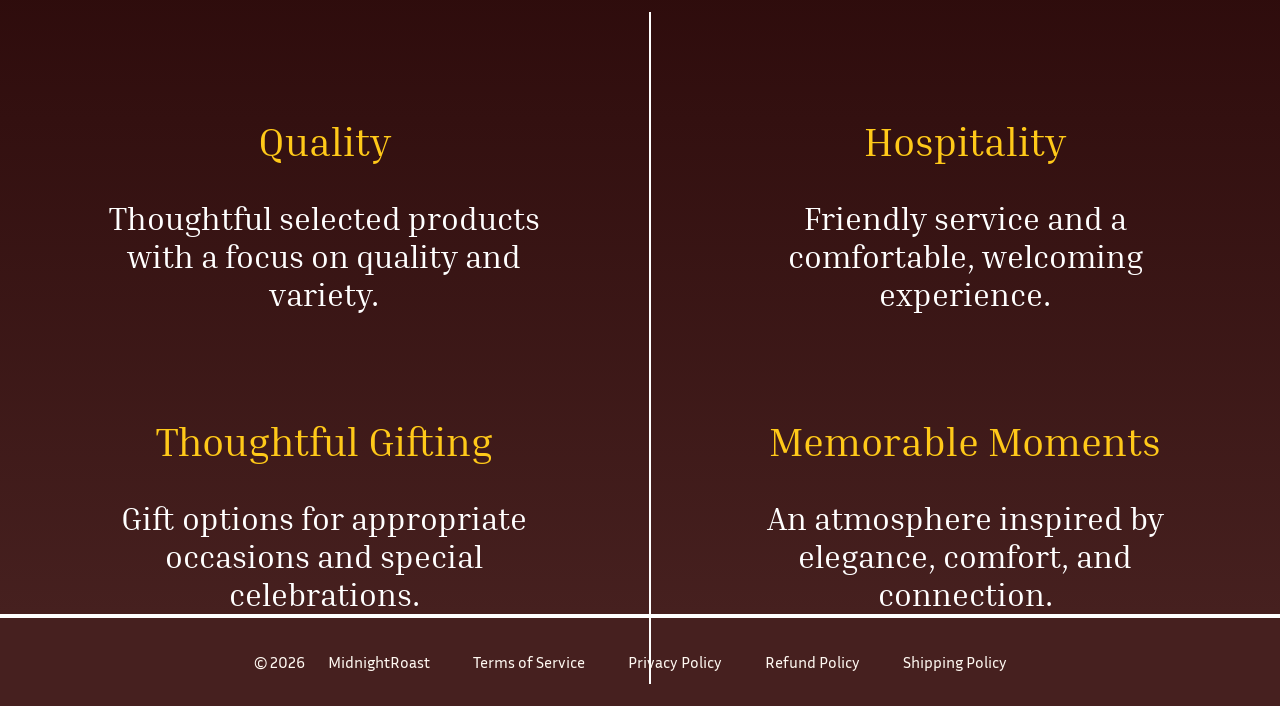
<file: store.html>
<!DOCTYPE html>
<html lang="en">
<head>
    <link rel="stylesheet" href="main.css">
    <link rel="stylesheet" href="Style3.css">
    <link href="https://fonts.googleapis.com/css2?family=Nova+Flat&display=swap" rel="stylesheet">
    <link href="https://fonts.googleapis.com/css2?family=Inria+Sans:wght@300;400;700&display=swap" rel="stylesheet">
    <link href="https://fonts.googleapis.com/css2?family=Inria+Serif:wght@300;400;700&display=swap" rel="stylesheet">
    <link href="https://cdnjs.cloudflare.com/ajax/libs/font-awesome/6.4.0/css/all.min.css" rel="stylesheet">
    <!-- links --->
    <meta charset="UTF-8">
    <meta name="viewport" content="width=device-width, initial-scale=1.0">
    <title>Midnight Roast</title>
</head>
<body bgcolor="#FFF9F2">
    <header>
        <div class="Logo"><a href="main-page.html"><img src="img/logo.png" alt="Logo"></a></div>
        <nav id="header">
            <ul class="menu">
                <li><a href="main-page.html">HOME</a></li>
                <li><a href="our-story.html">OUR STORY</a></li>
                <li><a href="store.html" id="Store">STORE</a></li>
                <li><a href="contact-us.html">CONTACT US</a></li>

                <li><a href="#"><i class="fa fa-shopping-cart"><!--icon--></i></a></li>
            </ul>
        </nav>
    </header>
    <main>
        <section class="sec1">
            <div class="container1">
                <h1>Visit our Winery</h1>
                <div class="box1"> <img src="img/Store.png" alt="Store"> </div>
            </div>
            <div class="container2">
                <img src="img/map.png" alt="map">
                <div class="box2">
                    <h2>Our Winery & Tasting Room</h2>
                    <p> <i class="fa-solid fa-location-dot"></i>Midnight Roast Wine Shop<br>
                    High Street, Bonifacio Global City (BGC), <br>Taguig City, Philippines
                    </p>
                </div>
            </div>
        </section>
        <section class="sec2">
            <div class="envelop1">
                <div class="box3"><div class="lineV"></div><h2>OUR SHOP & PURPOSE</h2><div class="lineV"></div></div>
                <p>To offer a welcoming destination for discovering quality wines,
                <br> appreciating craftsmanship, and celebrating life’s meaningful occasions responsibly.</p>
            </div>
            <div class="envelop2">
                <div class="box4">
                    <div class="text">
                    <h2>Quality</h2>
                    <h3>Thoughtful selected products with a focus on quality and variety.</h3>
                    </div>
                    <div class="text">
                    <h2>Thoughtful Gifting</h2>
                    <h3>Gift options for appropriate occasions and special celebrations.</h3>
                    </div>
                </div>
                <div class="lineH"></div>
                <div class="box4">
                    <div class="text">
                    <h2>Hospitality</h2>
                    <h3>Friendly service and a comfortable, welcoming experience.</h3>
                    </div>
                    <div class="text">
                    <h2>Memorable Moments</h2>
                    <h3>An atmosphere inspired by elegance, comfort, and connection.</h3>
                    </div>
                </div>
            </div>
        </section>
    <footer>
        <nav>
            © 2026 <a href="main-page.html">MidnightRoast</a>
            <a href="#">Terms of Service</a>
            <a href="#">Privacy Policy</a>
            <a href="#">Refund Policy</a>
            <a href="#">Shipping Policy</a>
        </nav>
    </footer>
    </main>
</body>
</html>
</file>
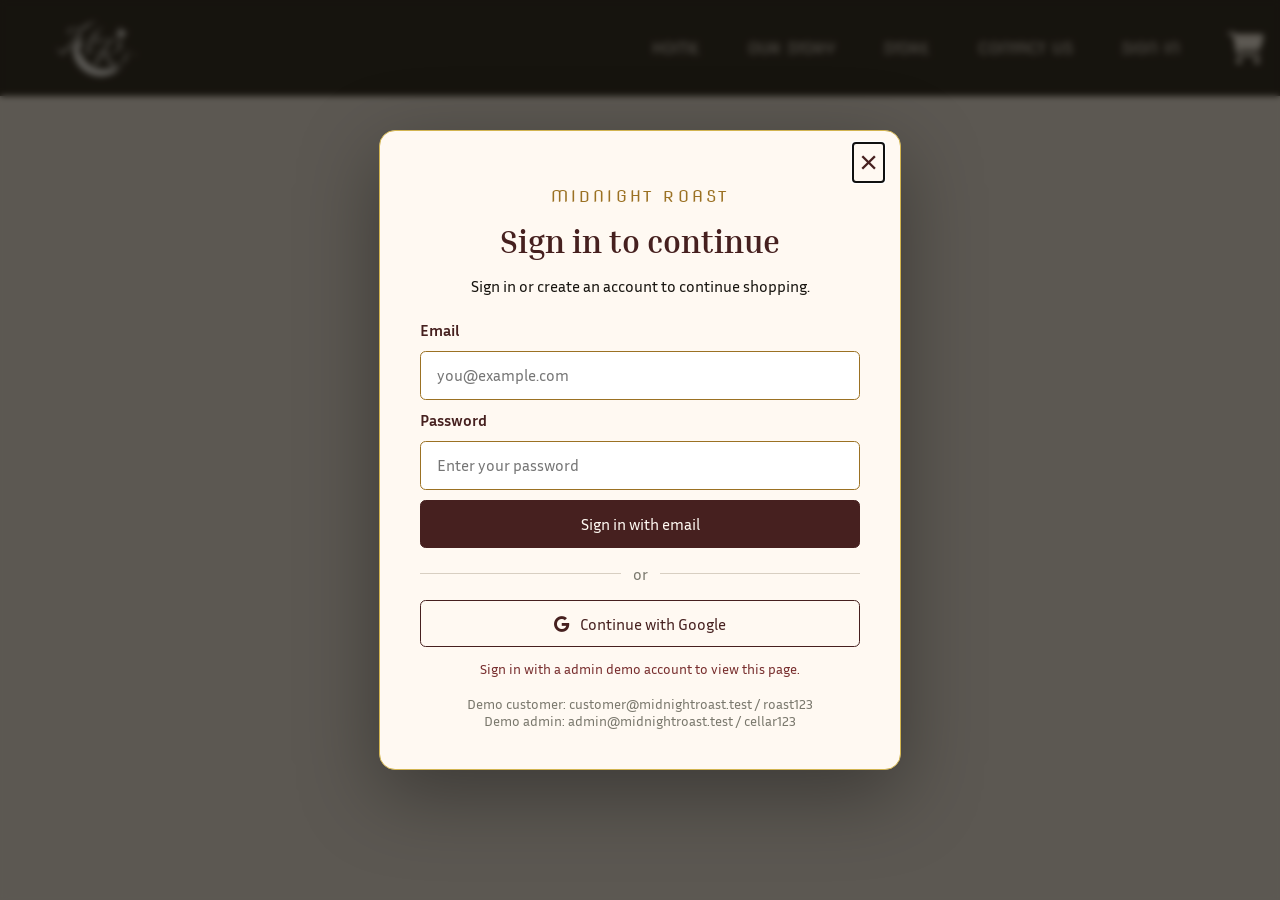
<file: pages/admin.html>
﻿<!DOCTYPE html>
<html lang="en">
<head>
    <meta charset="UTF-8">
    <meta name="viewport" content="width=device-width, initial-scale=1.0">
    <title>Admin Dashboard | Midnight Roast</title>
    <link rel="stylesheet" href="../styles/main.css">
    <link rel="stylesheet" href="../styles/shop.css">
    <link href="https://fonts.googleapis.com/css2?family=Nova+Flat&display=swap" rel="stylesheet">
    <link href="https://fonts.googleapis.com/css2?family=Inria+Sans:wght@300;400;700&display=swap" rel="stylesheet">
    <link href="https://fonts.googleapis.com/css2?family=Inria+Serif:wght@300;400;700&display=swap" rel="stylesheet">
    <link href="https://cdnjs.cloudflare.com/ajax/libs/font-awesome/6.4.0/css/all.min.css" rel="stylesheet">
</head>
<body class="account-page admin-page" data-root="../" data-active-page="admin">
    <div data-component="header"></div>
    <main class="account-main">
        <section class="account-welcome">
            <div><p class="shop-kicker">MIDNIGHT ROAST Â· ADMIN</p><h1>Dashboard</h1><p>Manage the demo wine catalog and review store activity.</p></div>
            <button class="account-button" id="sign-out" type="button">Sign out</button>
        </section>
        <section class="customer-summary admin-summary admin-finance" aria-label="Store financial analytics">
            <article><span>Income</span><strong id="admin-income">&#8369; 10,605</strong><small>Demo payments received</small></article>
            <article><span>Gross revenue</span><strong id="admin-gross-revenue">&#8369; 10,605</strong><small>Two sample orders</small></article>
            <article><span>Cost of goods sold</span><strong id="admin-cogs">&#8369; 4,242</strong><small>Estimated at 40% of sales</small></article>
            <article><span>Net profit</span><strong id="admin-net-profit">&#8369; 4,863</strong><small>After estimated expenses</small></article>
            <article><span>Operating expenses</span><strong id="admin-operating-expenses">&#8369; 1,500</strong><small>Sample monthly expenses</small></article>
            <article><span>Catalog wines</span><strong id="admin-product-count">0</strong></article>
            <article><span>Units in stock</span><strong id="admin-stock-count">0</strong></article>
            <article><span>Demo orders</span><strong>2</strong></article>
        </section>
        <section class="customer-section admin-analytics" aria-label="Demo financial charts">
            <div class="section-title"><div><p class="shop-kicker">SAMPLE REPORT</p><h2>Store analytics</h2></div><span class="demo-badge">DEMO DATA</span></div>
            <div class="analytics-grid">
                <article class="analytics-card">
                    <h3>Revenue by month</h3><p>Illustrative gross revenue (&#8369;)</p>
                    <div class="bar-chart" role="img" aria-label="Revenue: January 7,200 pesos, February 8,450 pesos, March 10,605 pesos">
                        <div class="bar-chart__item"><span class="bar-chart__value">&#8369; 7,200</span><div class="bar-chart__bar" style="--bar-height:54%"></div><span>Jan</span></div>
                        <div class="bar-chart__item"><span class="bar-chart__value">&#8369; 8,450</span><div class="bar-chart__bar" style="--bar-height:70%"></div><span>Feb</span></div>
                        <div class="bar-chart__item"><span class="bar-chart__value">&#8369; 10,605</span><div class="bar-chart__bar" style="--bar-height:90%"></div><span>Mar</span></div>
                    </div>
                </article>
                <article class="analytics-card">
                    <h3>March revenue breakdown</h3><p>How sample sales are allocated</p>
                    <div class="breakdown-chart" role="img" aria-label="March revenue: cost of goods 4,242 pesos, operating expenses 1,500 pesos, net profit 4,863 pesos">
                        <div><span><i class="legend-dot legend-dot--cogs"></i>Cost of goods</span><strong>&#8369; 4,242</strong><div class="breakdown-track"><i class="breakdown-fill breakdown-fill--cogs"></i></div></div>
                        <div><span><i class="legend-dot legend-dot--expenses"></i>Operating expenses</span><strong>&#8369; 1,500</strong><div class="breakdown-track"><i class="breakdown-fill breakdown-fill--expenses"></i></div></div>
                        <div><span><i class="legend-dot legend-dot--profit"></i>Net profit</span><strong>&#8369; 4,863</strong><div class="breakdown-track"><i class="breakdown-fill breakdown-fill--profit"></i></div></div>
                    </div>
                </article>
            </div>
            <p class="admin-note">All financial figures and charts are illustrative demo data, not actual business records.</p>
        </section>
        <section class="customer-section">
            <div class="section-title"><div><p class="shop-kicker">INVENTORY</p><h2>Wine catalog</h2></div><a href="wines.html">View public shop</a></div>
            <div class="inventory-table-wrap">
                <table class="inventory-table">
                    <thead><tr><th>Wine</th><th>Price (â‚±)</th><th>Stock</th><th>Save</th></tr></thead>
                    <tbody id="inventory-body"></tbody>
                </table>
            </div>
            <p class="admin-note">Changes are saved in this browser only for the demo.</p>
        </section>
        <section class="customer-section">
            <div class="section-title"><div><p class="shop-kicker">RECENT ACTIVITY</p><h2>Demo orders</h2></div></div>
            <div class="order-list"><article><strong>MR-1024</strong><span>Customer order Â· Preparing</span><b>â‚± 6,185</b></article><article><strong>MR-1023</strong><span>Customer order Â· Delivered</span><b>â‚± 4,420</b></article></div>
        </section>
    </main>
    <div data-component="footer"></div>
    <div data-component="auth-modal"></div>
    <script src="../components/components.js" defer></script>
    <script src="../scripts/index.js" defer></script>
    <script src="../scripts/data.js" defer></script>
    <script src="../scripts/admin.js" defer></script>
</body>
</html>
</file>
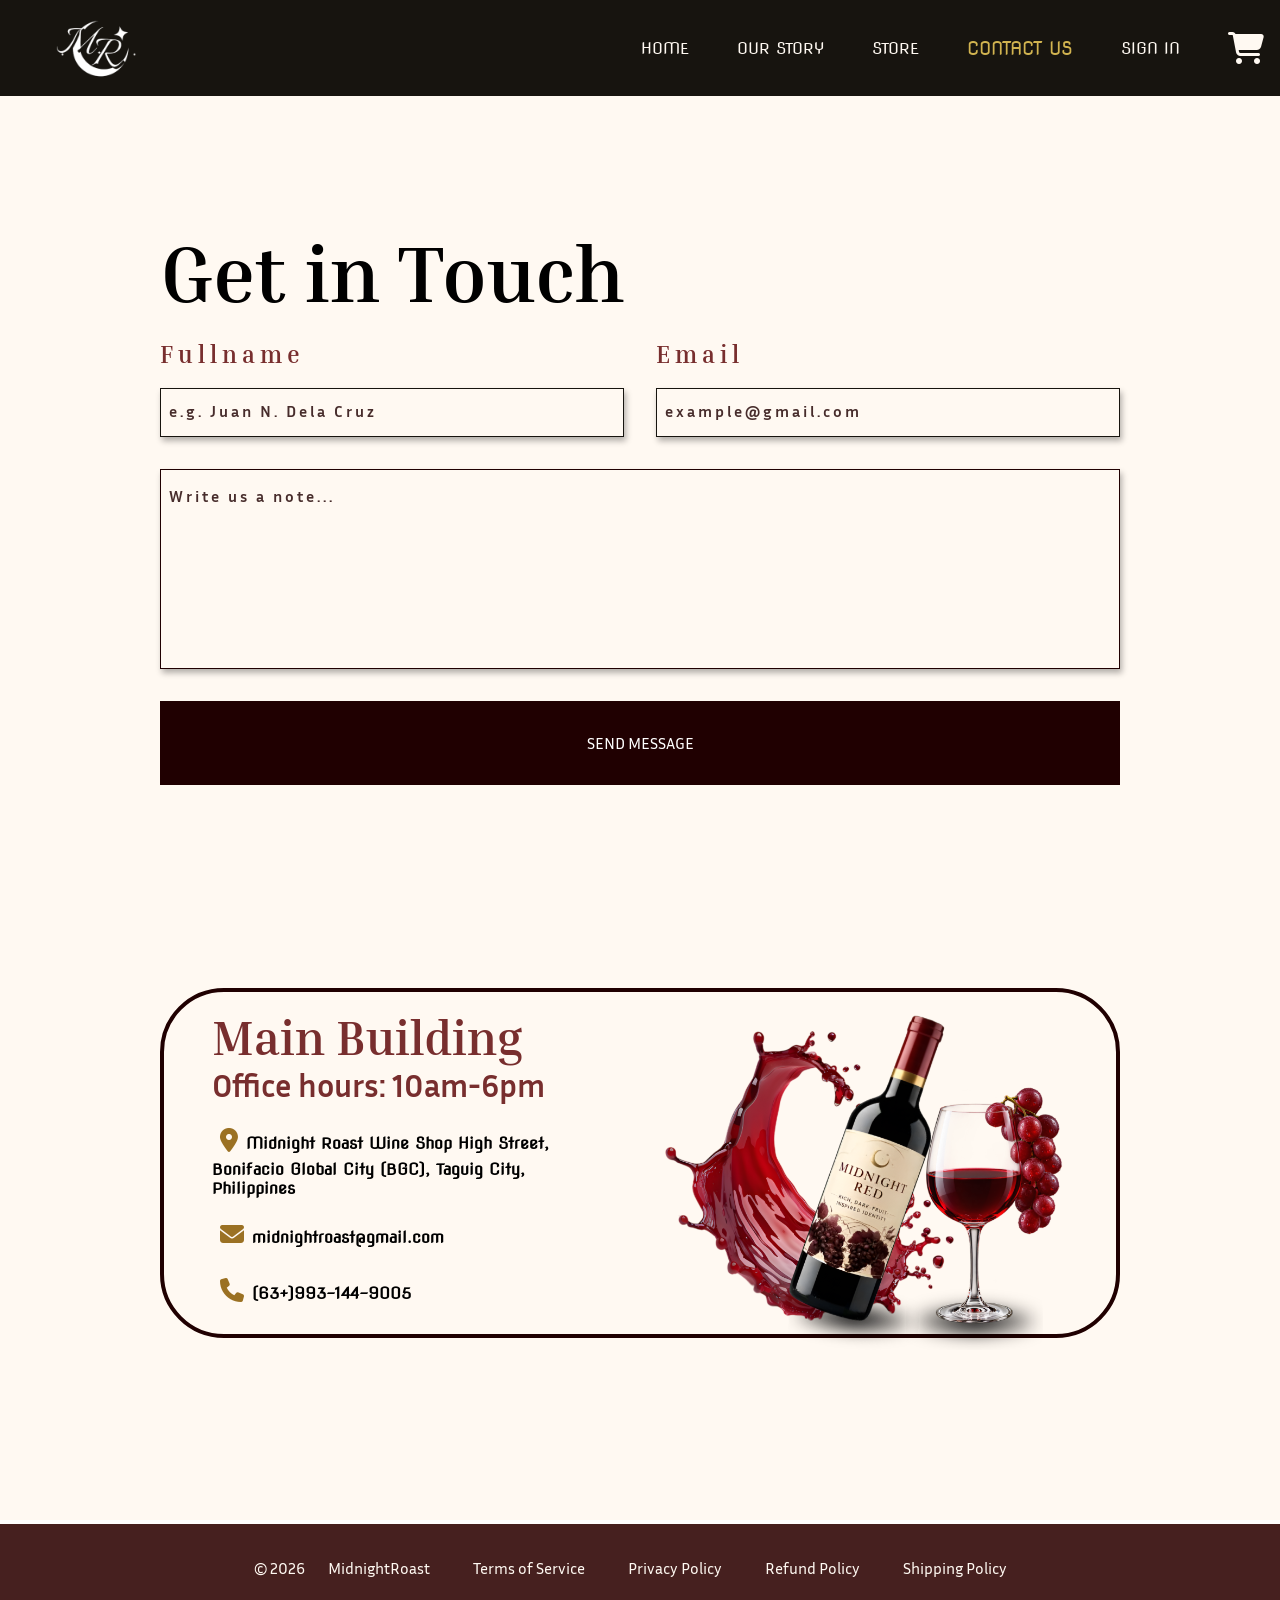
<file: pages/contact-us.html>
﻿<!DOCTYPE html>
<html lang="en">
<head>
    <link rel="stylesheet" href="../styles/main.css">
    <link rel="stylesheet" href="../styles/contact.css">
    <link href="https://fonts.googleapis.com/css2?family=Nova+Flat&display=swap" rel="stylesheet">
    <link href="https://fonts.googleapis.com/css2?family=Inria+Sans:wght@300;400;700&display=swap" rel="stylesheet">
    <link href="https://fonts.googleapis.com/css2?family=Inria+Serif:wght@300;400;700&display=swap" rel="stylesheet">
    <link href="https://cdnjs.cloudflare.com/ajax/libs/font-awesome/6.4.0/css/all.min.css" rel="stylesheet">
    <!-- links --->
    <meta charset="UTF-8">
    <meta name="viewport" content="width=device-width, initial-scale=1.0">
    <title>Midnight Roast</title>
</head>
<body class="contact-page" data-root="../" data-active-page="contact">
    <div data-component="header"></div>

<main>
    <form class="form1">
        <h1>Get in Touch</h1>
        <div class = "container1">
            <div class="box">
                <h2>Fullname</h2>
                <input type = "text" placeholder = "e.g. Juan N. Dela Cruz" required>
            </div>
            <div class="box">
                <h2>Email</h2>
                <input type = "email" placeholder = "example@gmail.com" required>
            </div>
        </div>
        <div class="container2">
            <textarea placeholder="Write us a note..."></textarea>
            <button type= "submit">SEND MESSAGE</button>
        </div>
    </form>

    <section class="sec1">
        <div class="detail-box">
            <div class="container3">
            <h2>Main Building</h2>
            <h3>Office hours: 10am-6pm</h3>
            <p><i class="fa-solid fa-location-dot"></i>Midnight Roast Wine Shop High Street, Bonifacio Global City (BGC), Taguig City, Philippines</p>
            <p><i class="fa-solid fa-envelope"></i>midnightroast@gmail.com</p>
            <p><i class="fa-solid fa-phone"></i>(63+)993-144-9005</p>
            </div>
            <img src="../img/wine.png" alt="wine">
        </div>
    </section>

    <div data-component="footer"></div>
</main>
<div data-component="auth-modal"></div>
<script src="../components/components.js" defer></script>
    <script src="../scripts/index.js" defer></script>
</body>
</html>
</file>
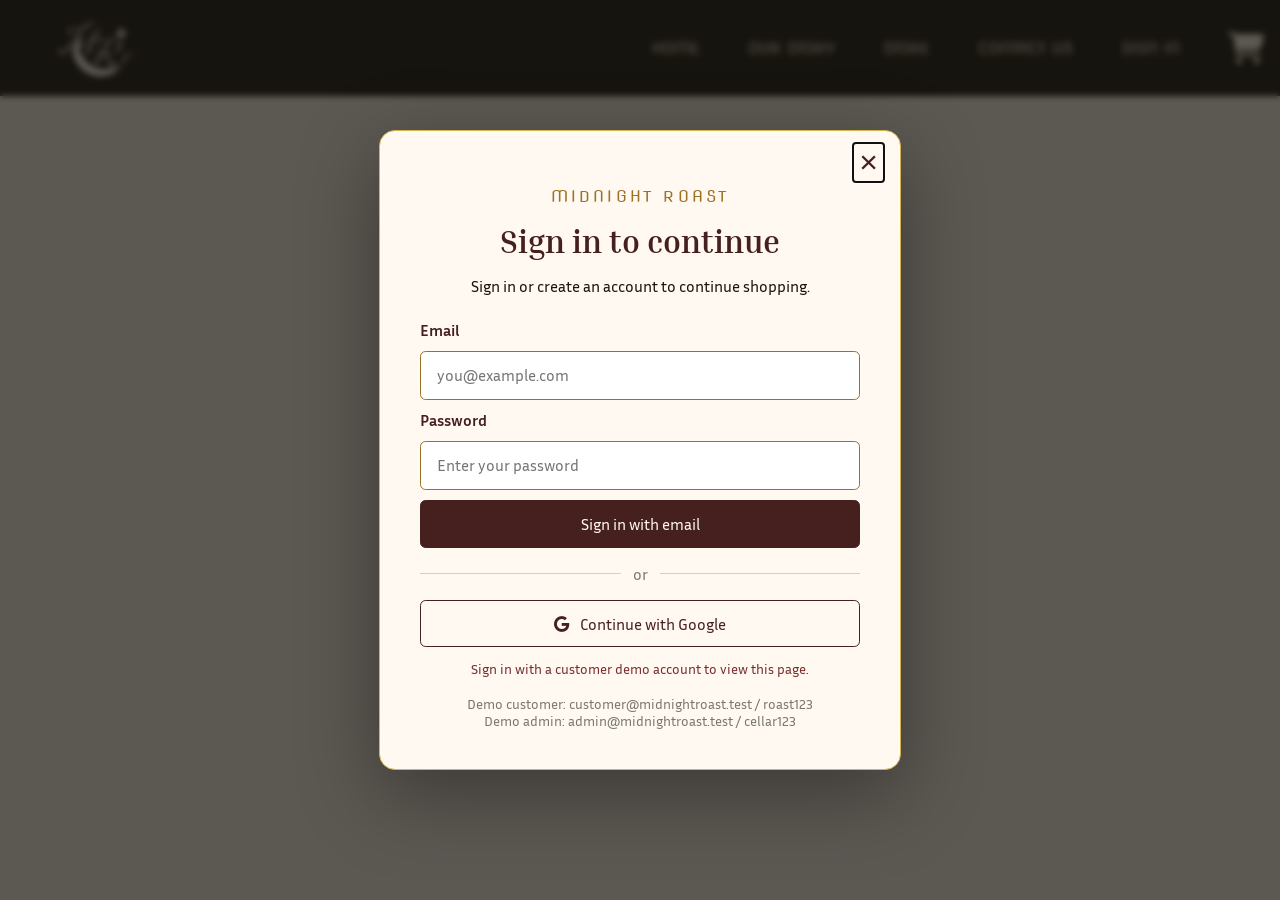
<file: pages/customer.html>
<!DOCTYPE html>
<html lang="en">
<head>
    <meta charset="UTF-8">
    <meta name="viewport" content="width=device-width, initial-scale=1.0">
    <title>Customer Account | Midnight Roast</title>
    <link rel="stylesheet" href="../styles/main.css">
    <link rel="stylesheet" href="../styles/shop.css">
    <link href="https://fonts.googleapis.com/css2?family=Nova+Flat&display=swap" rel="stylesheet">
    <link href="https://fonts.googleapis.com/css2?family=Inria+Sans:wght@300;400;700&display=swap" rel="stylesheet">
    <link href="https://fonts.googleapis.com/css2?family=Inria+Serif:wght@300;400;700&display=swap" rel="stylesheet">
    <link href="https://cdnjs.cloudflare.com/ajax/libs/font-awesome/6.4.0/css/all.min.css" rel="stylesheet">
</head>
<body class="account-page customer-page" data-root="../" data-active-page="customer">
    <div data-component="header"></div>
    <main class="account-main">
        <section class="account-welcome">
            <div><p class="shop-kicker">CUSTOMER ACCOUNT</p><h1>Welcome back</h1><p id="customer-email"></p></div>
            <button class="account-button" id="sign-out" type="button">Sign out</button>
        </section>
        <section class="customer-summary">
            <article><span>Cart items</span><strong id="cart-count">0</strong></article>
            <article><span>Demo orders</span><strong>2</strong></article>
            <article><span>Account status</span><strong>Active</strong></article>
        </section>
        <section class="customer-section">
            <div class="section-title"><div><p class="shop-kicker">PICKED FOR YOU</p><h2>Explore the collection</h2></div><a href="wines.html">Public collection</a></div>
            <div class="wine-grid wine-grid--compact" id="customer-wine-grid"></div>
        </section>
        <section class="customer-section cart-section" id="cart">
            <div class="section-title"><div><p class="shop-kicker">YOUR SELECTION</p><h2>Shopping cart</h2></div></div>
            <div id="customer-cart" class="customer-cart"></div>
        </section>
    </main>
    <div data-component="footer"></div>
    <div data-component="auth-modal"></div>
    <script src="../components/components.js" defer></script>
    <script src="../scripts/index.js" defer></script>
    <script src="../scripts/data.js" defer></script>
    <script src="../scripts/customer.js" defer></script>
</body>
</html>
</file>
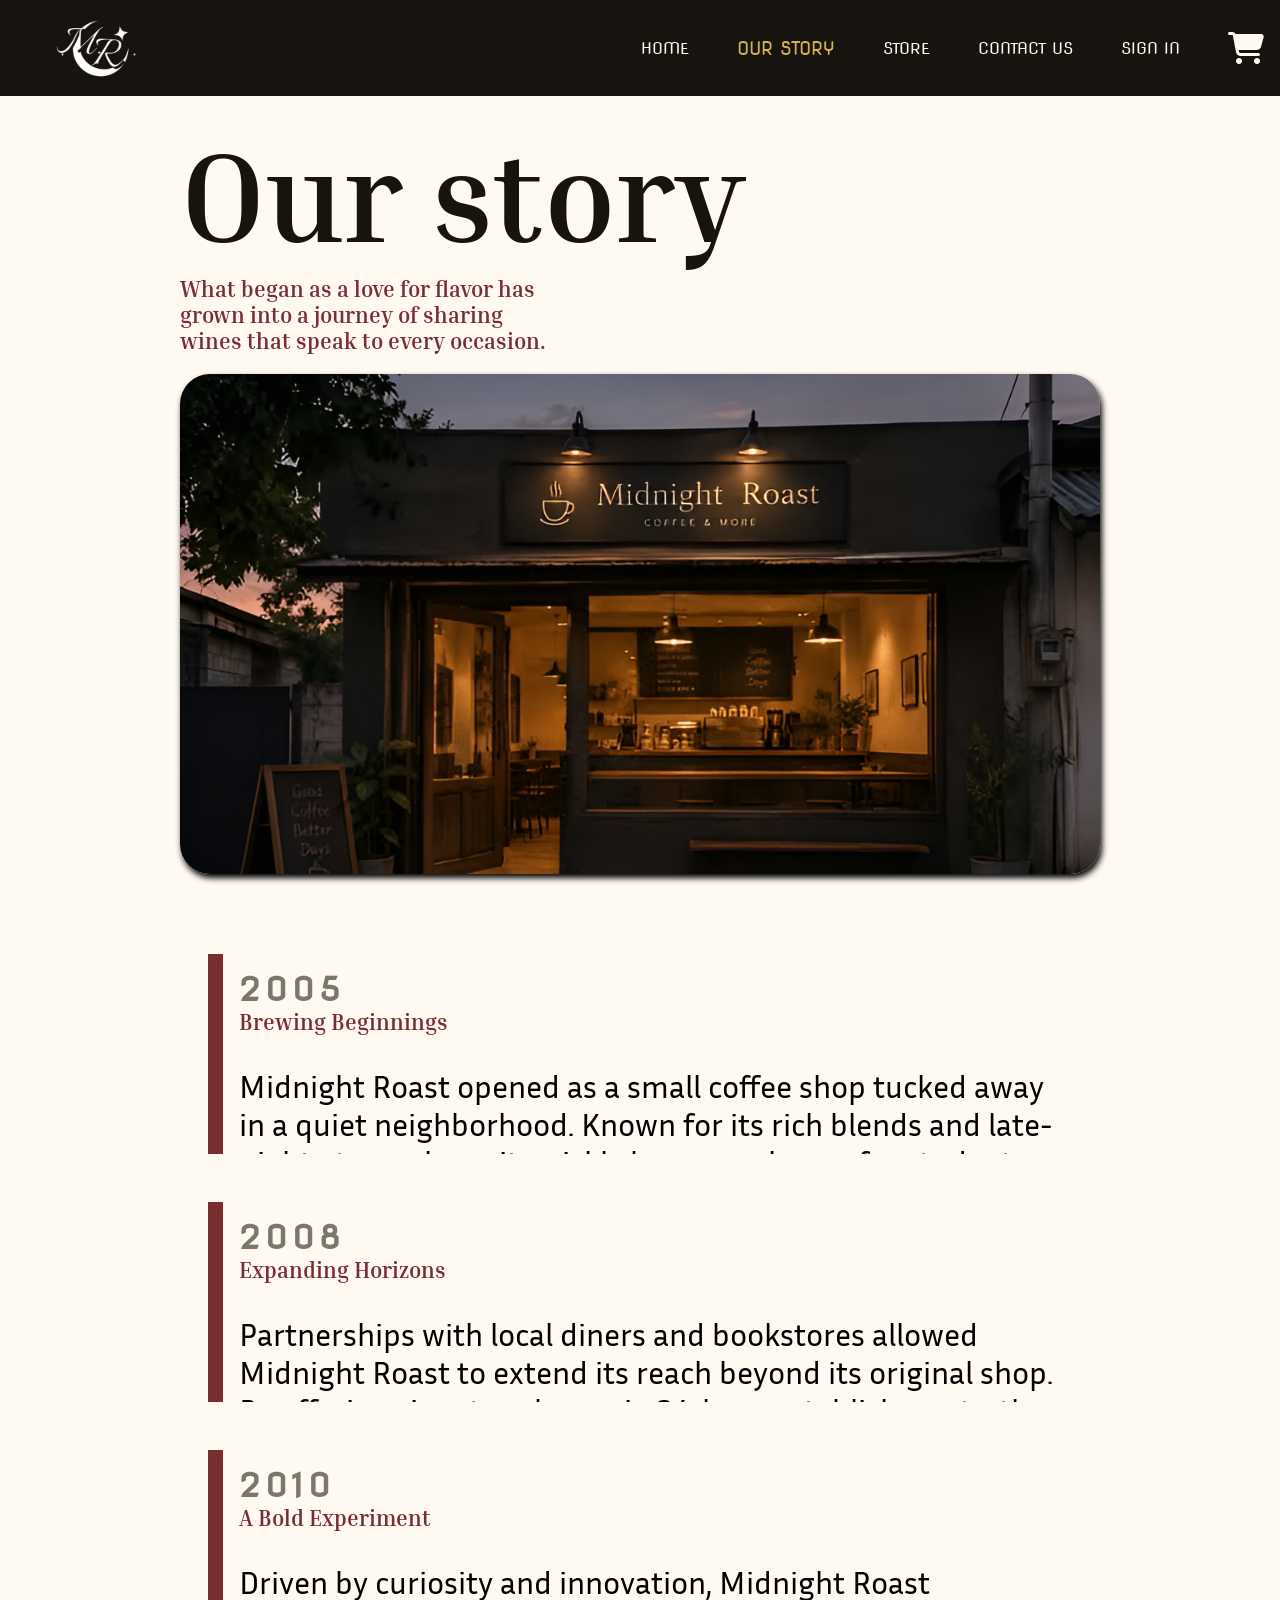
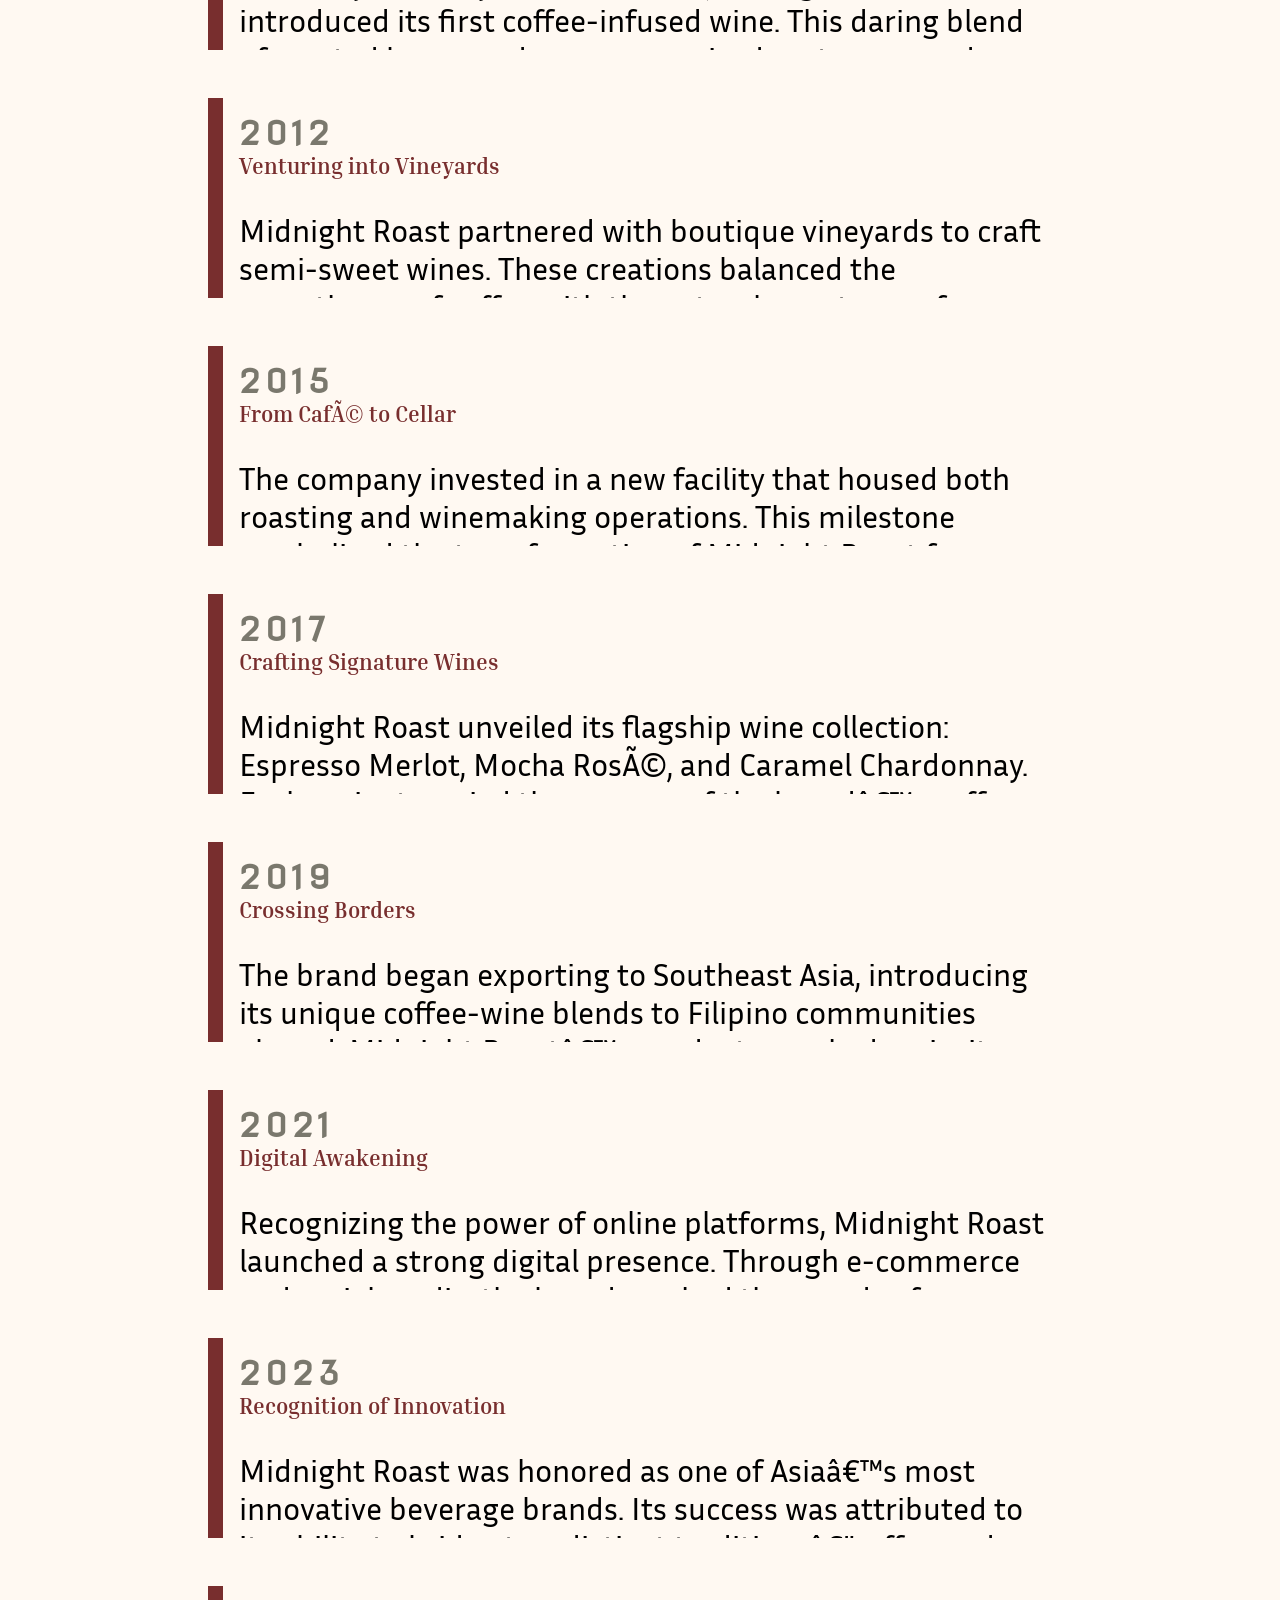
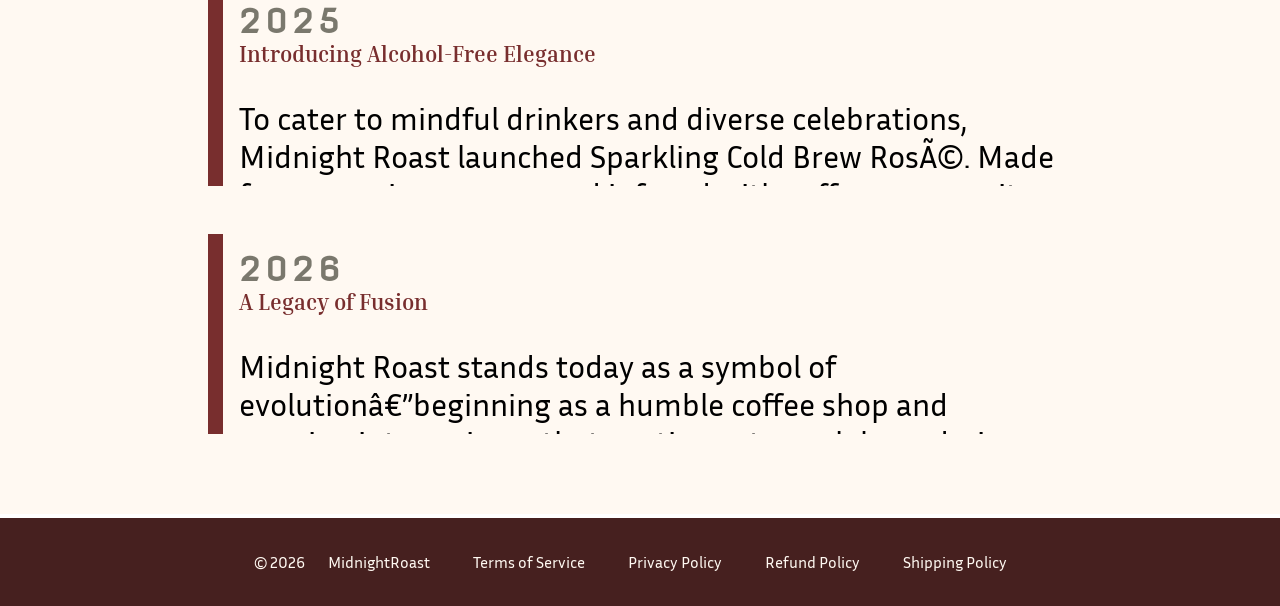
<file: pages/our-story.html>
﻿<!DOCTYPE html>
<html lang="en">
<head>
    <link rel="stylesheet" href="../styles/main.css">
    <link rel="stylesheet" href="../styles/our-story.css">
    <link href="https://fonts.googleapis.com/css2?family=Nova+Flat&display=swap" rel="stylesheet">
    <link href="https://fonts.googleapis.com/css2?family=Inria+Sans:wght@300;400;700&display=swap" rel="stylesheet">
    <link href="https://fonts.googleapis.com/css2?family=Inria+Serif:wght@300;400;700&display=swap" rel="stylesheet">
    <link href="https://cdnjs.cloudflare.com/ajax/libs/font-awesome/6.4.0/css/all.min.css" rel="stylesheet">
    <!-- links --->
    <meta charset="UTF-8">
    <meta name="viewport" content="width=device-width, initial-scale=1.0">
    <title>Midnight Roast</title>
</head>
<body class="our-story-page" data-root="../" data-active-page="our-story">
    <div data-component="header"></div>
<main>
    <section class="sec1">
        <div class="text">
            <h1>Our story</h1>
            <p>What began as a love for flavor has grown into a journey of sharing wines that speak to every occasion.</p>
        </div>
        <div class="img-box">
            <img src="../img/Story.png" alt="story">
        </div>
    </section>
    <section class="sec2">
        <div class="box">
           <div class="banner"></div>
           <div class="container">
               <h2>2005</h2>
               <h3>Brewing Beginnings</h3>
               <p>Midnight Roast opened as a small coffee shop tucked away in a quiet neighborhood. Known for its rich blends and late-night
               atmosphere, it quickly became a haven for students, artists, and professionals who sought comfort in a cup of coffee and
               conversation.
               </p>
           </div>
       </div>
       <div class="box">
           <div class="banner"></div>
           <div class="container">
               <h2>2008</h2>
               <h3>Expanding Horizons</h3>
               <p> Partnerships with local diners and bookstores allowed Midnight Roast to extend its reach beyond its original shop. 
                By offering signature brews in 24-hour establishments, the brand became synonymous with accessibility and reliability, 
                always ready to serve those who needed energy at any hour.
                </p>
           </div>
       </div>
       <div class="box">
           <div class="banner"></div>
           <div class="container">
               <h2>2010</h2>
               <h3>A Bold Experiment</h3> 
               <p> Driven by curiosity and innovation, Midnight Roast introduced its first 
                coffee-infused wine. This daring blend of roasted beans and grapes surprised customers and 
                marked the beginning of the brandâ€™s journey into winemaking. It was a turning point that hinted 
                at a future beyond coffee.
                </p>
           </div>
       </div>
           <div class="box">
           <div class="banner"></div>
           <div class="container">
               <h2>2012</h2>
               <h3>Venturing into Vineyards</h3>
               <p>Midnight Roast partnered with boutique vineyards to craft semi-sweet wines. 
                These creations balanced the smoothness of coffee with the natural sweetness of grapes, 
                appealing to both loyal coffee drinkers and adventurous wine enthusiasts.
                </p>
           </div>
       </div>
           <div class="box">
           <div class="banner"></div>
           <div class="container">
               <h2>2015</h2>
               <h3>From CafÃ© to Cellar</h3>
               <p>The company invested in a new facility that housed both roasting and winemaking 
                operations. This milestone symbolized the transformation of Midnight Roast from a 
                neighborhood coffee shop into a hybrid cafÃ©-winery, blending two worlds under one roof.
                </p>
           </div>
       </div>
           <div class="box">
           <div class="banner"></div>
           <div class="container">
               <h2>2017</h2>
               <h3>Crafting Signature Wines</h3>
               <p>Midnight Roast unveiled its flagship wine collection: Espresso Merlot, Mocha 
                RosÃ©, and Caramel Chardonnay. Each variant carried the essence of the brandâ€™s coffee 
                heritage while standing proudly as refined wines in their own right.
                </p>
           </div>
       </div>
           <div class="box">
           <div class="banner"></div>
           <div class="container">
               <h2>2019</h2>
               <h3>Crossing Borders</h3>
               <p>The brand began exporting to Southeast Asia, introducing its unique coffee-wine 
                blends to Filipino communities abroad. Midnight Roastâ€™s products sparked curiosity among 
                international wine lovers, positioning the brand as a pioneer in fusion beverages.
                </p>
           </div>
       </div>
           <div class="box">
           <div class="banner"></div>
           <div class="container">
               <h2>2021</h2>
               <h3>Digital Awakening</h3>
               <p>Recognizing the power of online platforms, Midnight Roast launched a strong 
                digital presence. Through e-commerce and social media, the brand reached thousands of 
                followers, transforming into a lifestyle symbol for those who embraced both coffee culture and 
                wine sophistication.
                </p>
           </div>
       </div>
           <div class="box">
           <div class="banner"></div>
           <div class="container">
               <h2>2023</h2>
               <h3>Recognition of Innovation</h3>
               <p>Midnight Roast was honored as one of Asiaâ€™s most innovative beverage brands. Its 
                success was attributed to its ability to bridge two distinct traditionsâ€”coffee and wineâ€”while 
                maintaining authenticity and creativity.
                </p>
           </div>
       </div>
           <div class="box">
           <div class="banner"></div>
           <div class="container">
               <h2>2025</h2>
               <h3>Introducing Alcohol-Free Elegance</h3>
               <p>To cater to mindful drinkers and diverse celebrations, Midnight Roast launched 
                Sparkling Cold Brew RosÃ©. Made from premium grapes and infused with coffee essence, it 
                offered a sophisticated, non-alcoholic option that embodied the brandâ€™s commitment to 
                inclusivity and innovation.
                </p>
           </div>
       </div>
           <div class="box">
           <div class="banner"></div>
           <div class="container">
               <h2>2026</h2>
               <h3>A Legacy of Fusion</h3>
               <p>Midnight Roast stands today as a symbol of evolutionâ€”beginning as a humble 
                coffee shop and growing into a winery that continues to push boundaries. Its journey reflects a 
                dedication to craft, community, and the art of blending traditions into something entirely 
                new.
                </p>
           </div>
       </div>
</section>
    <div data-component="footer"></div>
</main>
<div data-component="auth-modal"></div>
<!--JS-->
<script src="../components/components.js" defer></script>
    <script src="../scripts/index.js" defer></script>
</body>
</html>
</file>
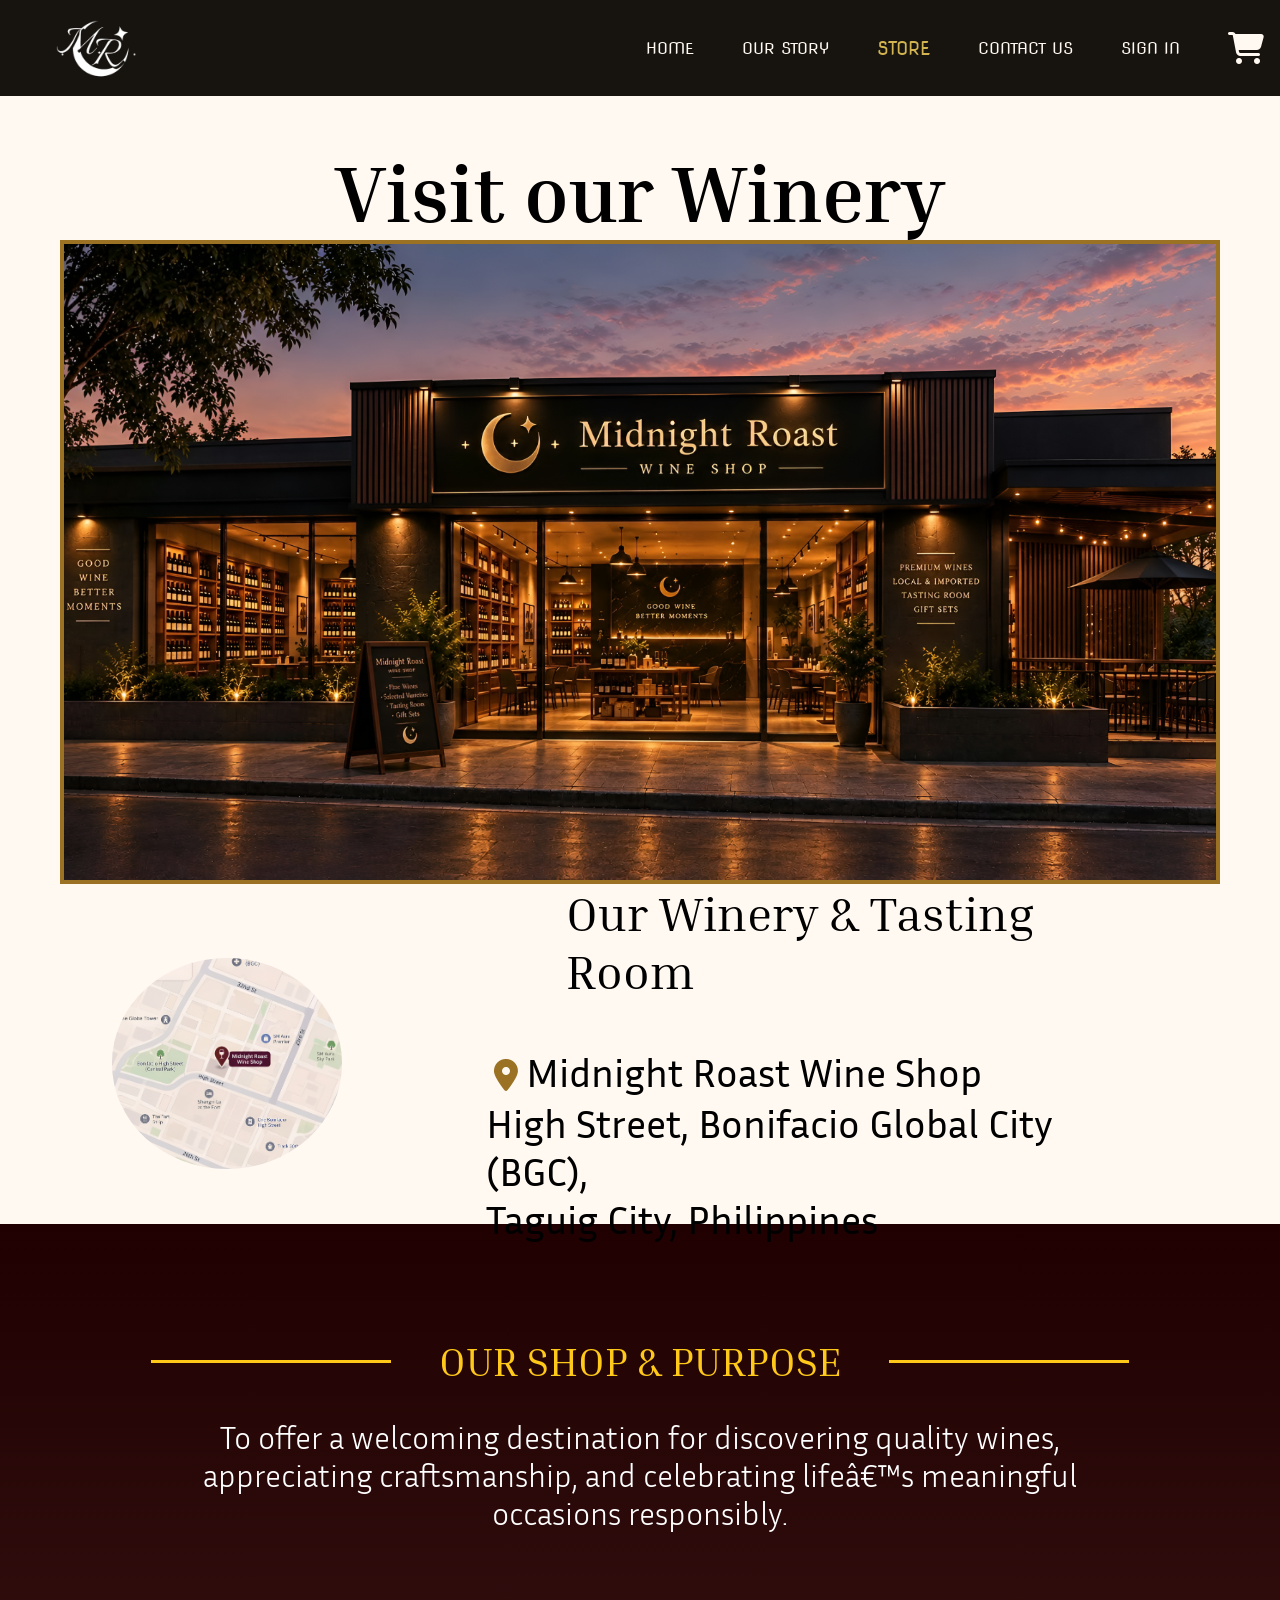
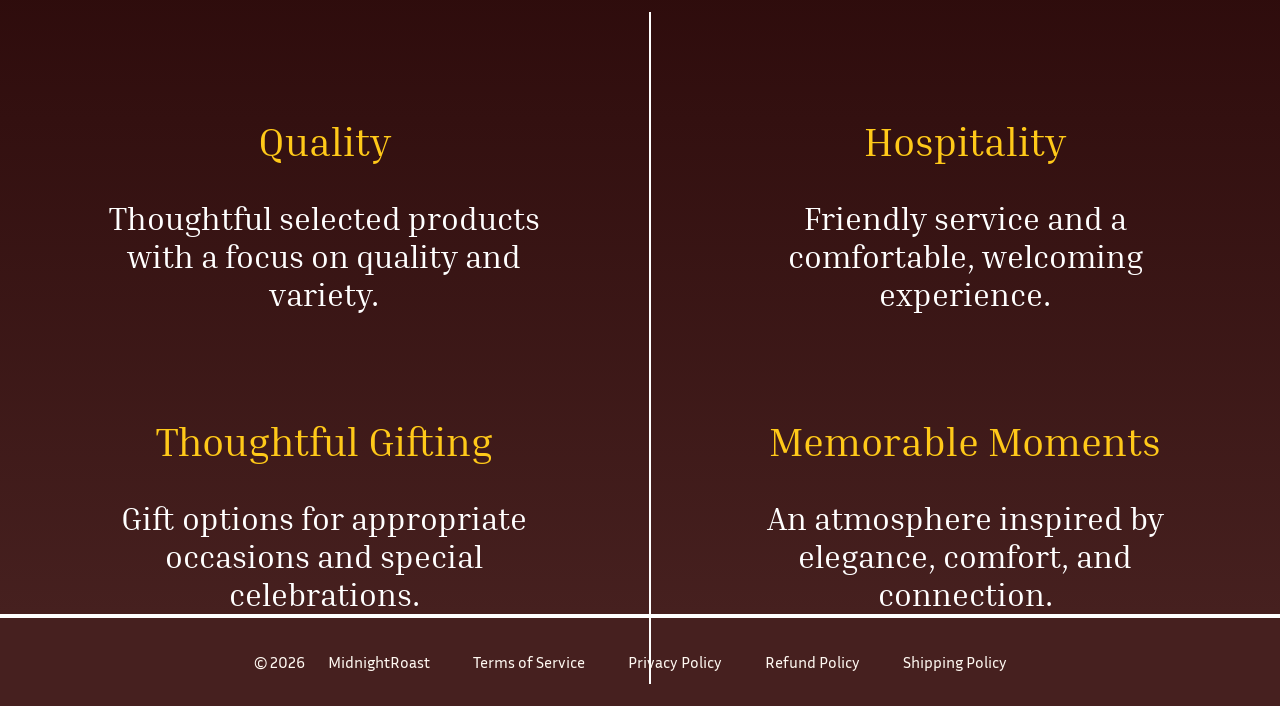
<file: pages/store.html>
﻿<!DOCTYPE html>
<html lang="en">
<head>
    <link rel="stylesheet" href="../styles/main.css">
    <link rel="stylesheet" href="../styles/store.css">
    <link href="https://fonts.googleapis.com/css2?family=Nova+Flat&display=swap" rel="stylesheet">
    <link href="https://fonts.googleapis.com/css2?family=Inria+Sans:wght@300;400;700&display=swap" rel="stylesheet">
    <link href="https://fonts.googleapis.com/css2?family=Inria+Serif:wght@300;400;700&display=swap" rel="stylesheet">
    <link href="https://cdnjs.cloudflare.com/ajax/libs/font-awesome/6.4.0/css/all.min.css" rel="stylesheet">
    <!-- links --->
    <meta charset="UTF-8">
    <meta name="viewport" content="width=device-width, initial-scale=1.0">
    <title>Midnight Roast</title>
</head>
<body class="store-page" data-root="../" data-active-page="store">
    <div data-component="header"></div>
    <main>
        <section class="sec1">
            <div class="container1">
                <h1>Visit our Winery</h1>
                <div class="box1"> <img src="../img/Store.png" alt="Store"> </div>
            </div>
            <div class="container2">
                <img src="../img/map.png" alt="map">
                <div class="box2">
                    <h2>Our Winery & Tasting Room</h2>
                    <p> <i class="fa-solid fa-location-dot"></i>Midnight Roast Wine Shop<br>
                    High Street, Bonifacio Global City (BGC), <br>Taguig City, Philippines
                    </p>
                </div>
            </div>
        </section>
        <section class="sec2">
            <div class="envelop1">
                <div class="box3"><div class="lineV"></div><h2>OUR SHOP & PURPOSE</h2><div class="lineV"></div></div>
                <p>To offer a welcoming destination for discovering quality wines,
                <br> appreciating craftsmanship, and celebrating lifeâ€™s meaningful occasions responsibly.</p>
            </div>
            <div class="envelop2">
                <div class="box4">
                    <div class="text">
                    <h2>Quality</h2>
                    <h3>Thoughtful selected products with a focus on quality and variety.</h3>
                    </div>
                    <div class="text">
                    <h2>Thoughtful Gifting</h2>
                    <h3>Gift options for appropriate occasions and special celebrations.</h3>
                    </div>
                </div>
                <div class="lineH"></div>
                <div class="box4">
                    <div class="text">
                    <h2>Hospitality</h2>
                    <h3>Friendly service and a comfortable, welcoming experience.</h3>
                    </div>
                    <div class="text">
                    <h2>Memorable Moments</h2>
                    <h3>An atmosphere inspired by elegance, comfort, and connection.</h3>
                    </div>
                </div>
            </div>
        </section>
    <div data-component="footer"></div>
    </main>
    <div data-component="auth-modal"></div>
    <script src="../components/components.js" defer></script>
    <script src="../scripts/index.js" defer></script>
</body>
</html>
</file>
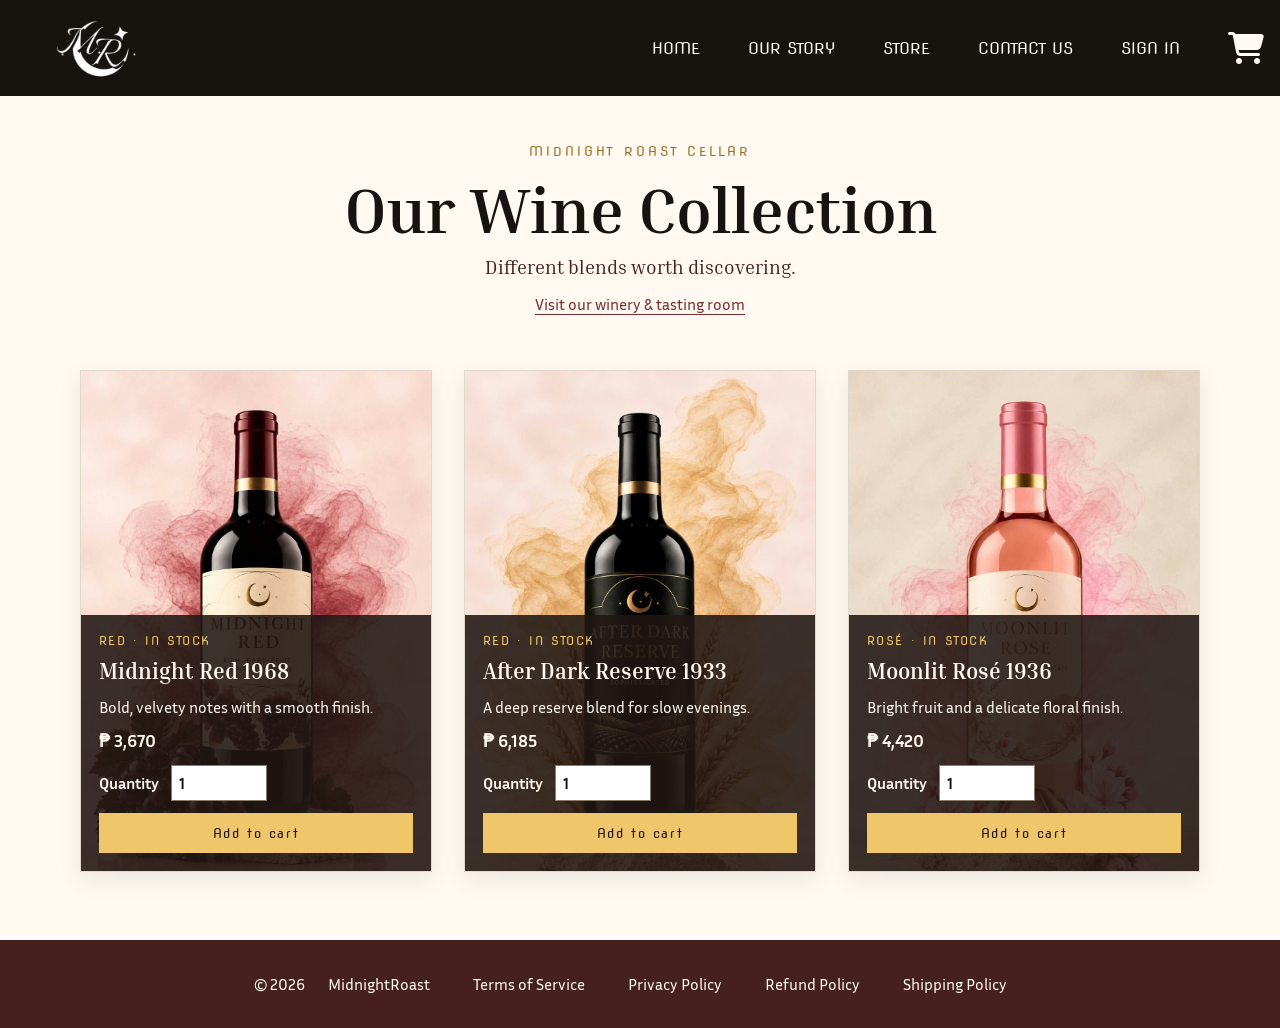
<file: pages/wines.html>
<!DOCTYPE html>
<html lang="en">
<head>
    <meta charset="UTF-8">
    <meta name="viewport" content="width=device-width, initial-scale=1.0">
    <title>Wine Collection | Midnight Roast</title>
    <link rel="stylesheet" href="../styles/main.css">
    <link rel="stylesheet" href="../styles/shop.css">
    <link href="https://fonts.googleapis.com/css2?family=Nova+Flat&display=swap" rel="stylesheet">
    <link href="https://fonts.googleapis.com/css2?family=Inria+Sans:wght@300;400;700&display=swap" rel="stylesheet">
    <link href="https://fonts.googleapis.com/css2?family=Inria+Serif:wght@300;400;700&display=swap" rel="stylesheet">
    <link href="https://cdnjs.cloudflare.com/ajax/libs/font-awesome/6.4.0/css/all.min.css" rel="stylesheet">
</head>
<body class="wines-page" data-root="../" data-active-page="wines">
    <div data-component="header"></div>
    <main class="shop-main">
        <section class="shop-heading">
            <p class="shop-kicker">MIDNIGHT ROAST CELLAR</p>
            <h1>Our Wine Collection</h1>
            <p>Different blends worth discovering.</p>
            <a href="store.html">Visit our winery &amp; tasting room</a>
        </section>
        <section class="wine-grid" id="wine-grid" aria-label="Available wines"></section>
    </main>
    <div data-component="footer"></div>
    <div data-component="auth-modal"></div>
    <script src="../components/components.js" defer></script>
    <script src="../scripts/index.js" defer></script>
    <script src="../scripts/data.js" defer></script>
    <script src="../scripts/wines.js" defer></script>
</body>
</html>
</file>
<file: styles/main.css>
body {
    margin: 0%;
    padding: 0%;
    background-color: #FFF9F2;
}

body > main > .sec1 {
    padding-top: 7rem;
}
.site-entry {
    display: flex;
    min-height: calc(100vh - 6rem);
    box-sizing: border-box;
    align-items: center;
    justify-content: center;
    gap: clamp(2rem, 7vw, 8rem);
    padding: 8rem 8vw 4rem;
    background: linear-gradient(115deg, #FFF9F2 58%, #DCD1BF 58%);
}
.site-entry__content {
    max-width: 36rem;
}
.site-entry__eyebrow {
    color: #782E2E;
    font-family: 'Inria Sans', sans-serif;
    letter-spacing: .25rem;
}
.site-entry__content h1 {
    margin: 1rem 0;
    color: #17140F;
    font-family: 'Inria Serif', serif;
    font-size: clamp(4rem, 10vw, 8rem);
    line-height: .9;
}
.site-entry__content > p:not(.site-entry__eyebrow) {
    color: #7A786D;
    font-family: 'Inria Sans', sans-serif;
    font-size: 1.25rem;
    line-height: 1.6;
}
.site-entry__links {
    display: flex;
    flex-wrap: wrap;
    gap: 1rem;
    margin-top: 2rem;
}
.site-entry__links a {
    padding: .9rem 1.2rem;
    border: 1px solid #46201F;
    background: #46201F;
    color: #FFF9F2;
    font-family: 'Inria Sans', sans-serif;
    text-decoration: none;
}
.site-entry__links a + a {
    background: transparent;
    color: #46201F;
}
.site-entry__image {
    width: min(34vw, 26rem);
    max-height: 65vh;
    object-fit: contain;
}
@media (max-width: 700px) {
    .site-entry {
        flex-direction: column;
        align-items: flex-start;
        gap: 1rem;
        background: #FFF9F2;
        padding-inline: 7vw;
    }
    .site-entry__image {
        align-self: center;
        width: min(70vw, 20rem);
        max-height: 35vh;
    }
}
header {
    position: fixed;
    display: flex;
    justify-content: center;
    align-items: center;
    background-color: #17140F;
    height: 6rem; width: 100%;
    top: 0; gap: 10rem;
    z-index: 20;
}
.Logo img {
    margin: 3rem;
    width: 100px;
    height: auto;
}
header #header {
    display: flex;
    flex-direction: row-reverse;
    width: 1100px;
}
header .menu { 
    display: flex;
    list-style: none;
    gap: 3rem;
    margin-right: 1rem;
}
header .menu li{
    align-content: center;
}
header .menu li a { 
    font-family: 'Nova Flat', sans-serif;
    font-size: 1rem; color: #FFF9F2;
    text-decoration: none;
    transition: color 0.3s;
}
header .menu li a:hover{
    color: #D2B450 ;
}
header .fa-shopping-cart {
    font-size: 2rem; color: #FFF9F2;
    transition: color 0.3s;
}
header .fa-shopping-cart:hover {
    color: #D2B450 ;
}
.auth-modal {
    position: fixed;
    inset: 0;
    width: min(90vw, 440px);
    margin: auto;
    padding: 2.5rem;
    border: 1px solid #D2B450;
    border-radius: 1rem;
    background: #FFF9F2;
    color: #17140F;
    box-shadow: 0 1.5rem 5rem rgb(0 0 0 / 35%);
    font-family: 'Inria Sans', sans-serif;
    text-align: center;
}
.auth-modal::backdrop {
    background: rgb(23 20 15 / 70%);
    backdrop-filter: blur(3px);
}
.auth-modal__close {
    position: absolute;
    top: .75rem;
    right: 1rem;
    border: 0;
    background: transparent;
    color: #46201F;
    font-size: 2rem;
    cursor: pointer;
}
.auth-modal__eyebrow {
    color: #9b7123;
    font-family: 'Nova Flat', sans-serif;
    letter-spacing: .2rem;
}
.auth-modal h2 {
    margin: 1rem 0 .5rem;
    color: #46201F;
    font-family: 'Inria Serif', serif;
    font-size: 2rem;
}
.auth-modal__email-form {
    display: grid;
    gap: .65rem;
    margin-top: 1.5rem;
    text-align: left;
}
.auth-modal__email-form label {
    color: #46201F;
    font-weight: 700;
}
.auth-modal__email-form input {
    box-sizing: border-box;
    width: 100%;
    padding: .85rem 1rem;
    border: 1px solid #9b7123;
    border-radius: .35rem;
    background: #fff;
    color: #17140F;
    font: inherit;
}
.auth-modal__button {
    display: inline-flex;
    box-sizing: border-box;
    width: 100%;
    align-items: center;
    justify-content: center;
    gap: .65rem;
    padding: .8rem 1.2rem;
    border: 1px solid #46201F;
    border-radius: .35rem;
    color: #46201F;
    background: transparent;
    font: inherit;
    text-decoration: none;
    cursor: pointer;
    transition: background-color .2s ease, color .2s ease;
}
.auth-modal__button--primary,
.auth-modal__button:hover {
    background: #46201F;
    color: #FFF9F2;
}
.auth-modal__button--primary:hover {
    background: #782E2E;
}
.auth-modal__divider {
    display: flex;
    align-items: center;
    gap: .75rem;
    margin: 1rem 0;
    color: #7A786D;
}
.auth-modal__divider::before,
.auth-modal__divider::after {
    height: 1px;
    flex: 1;
    background: #d8cfc2;
    content: "";
}
.auth-modal__status {
    min-height: 1.25rem;
    margin: .8rem 0 0;
    color: #782E2E;
    font-size: .9rem;
}
.auth-modal__signup-note {
    margin-bottom: 0;
    color: #7A786D;
    font-size: .9rem;
}
footer {
    display: flex;
    justify-content: center;
    align-items: center;
    font-family: 'Inria Sans', sans-serif;
    border-top: 4px solid white;
    background-color: #46201F; padding: 20px 40px;
    font-size: 16px; height: 3rem;
}
footer nav {
    color: #FFF9F2;
}
footer a {
    padding: 0 20px;
    color: #FFF9F2;
    text-decoration: none;
    transition: color 0.3s ease;
}
footer a:hover {
  color: #D2B450;             
}
</file>
<file: styles/home.css>
#home {
    color: #D2B450 ;
    font-size: 1.1rem;
}
body.home-page .sec1 {
    display: flex;
    justify-content: center;
    align-items: center;
    position: relative;
    height: 800px;
}
.triangle {
    position: absolute;
    height: 100%;
    top: 0; right: 0; bottom: 0; left: 0;
    background: #DCD1BF;
    clip-path: polygon(76% 0, 100% 0, 100% 100%, 53% 100%);
    z-index: -1; overflow: hidden;
}
body.home-page .container1 {
    margin: 10rem;
    width: 500px;
    z-index: 1;
}
body.home-page .container1 h2 {
    font-family: 'Inria Sans', sans-serif;
    font-weight: 500; font-size: 18px; letter-spacing: 5px;
    color: #782E2E;
    margin: 0;
}
body.home-page .container1 h1 {
    font-family: 'Inria Serif', sans-serif;
    font-weight: bold; font-size: 138px; 
    color: #17140F;
    margin: 0; margin-bottom: -40px;
}
body.home-page .container1 p {
    font-family: 'Inria Sans', sans-serif;
    font-weight: bold; font-size: 26px;
    color: #7A786D;
    margin: 30; margin-top: 3rem;
}
.btn-shop {
    display: inline-block;
    margin: 25px;
    border: none; 
    padding: 30px 20px;
    box-shadow: 2px 4px 6px rgba(0, 0, 0, 0.8);
    background-color: #17140F;
    color: white; font-size: 1rem; letter-spacing: 5px;
    font-family: 'Inria Sans', sans-serif;
    cursor: pointer;
    text-decoration: none;

    transition: transform 0.4s ease, box-shadow 0.4s ease;
    transform-origin: center;
}
.btn-shop:hover {
  transform: scale(1.15); 
  box-shadow: 4px 6px 12px rgba(0, 0, 0, 0.8);
  color: #ffc919;
}
.wine-img {
    width: 100%; max-width: 800px;
    height: auto;
    margin-right: 10rem;
}

body.home-page .sec2 {
    height: 800px; 
    margin-top: -50px;
    background-image: url('../img/winery.png');
    background-size: cover;
    background-position: center;
    background-repeat: no-repeat;
}
body.home-page .sec2 h2 {
    text-align: center;   
    font-family: 'Inria Serif', sans-serif;
    font-size: 3rem; color: white;
}
body.home-page .sec2 h3 {
    margin-top: -30px;
    text-align: center;
    font-family: 'Inria Sans', sans-serif;
    font-size: 1.5rem; font-weight: 400; color: white; 
}

body.home-page .sec3 {
    height: 1050px;
    justify-items: center;
    align-content: center;
}
body.home-page .text {
    padding: 20px;
    text-align: center;
    width: 60%; 
}
body.home-page .text h2 {
    font-family: 'Inria Serif', sans-serif;
    font-size: 2rem; color: #9b7123;
    margin: 0%;
}
body.home-page .text p {
    font-family: 'Inria Sans', sans-serif;
    font-size: 1rem; font-weight: 600; color: #782E2E; 
}
body.home-page .sec3 .container2 {
    display: flex; 
    justify-content: space-evenly;
    gap: 15rem;
}
body.home-page .sec3 .box {
    width: 20rem; height: auto;
}
body.home-page .sec3 .box img {
    box-shadow: 4px 6px 12px rgba(0, 0, 0, 0.4);
    border: 3px  solid #782E2E;
    margin-bottom: 1.5rem;
    width: 100%;
    height: auto;

    transition: transform 0.3s ease;
}
body.home-page .sec3 .box img:hover {
    border: 3px solid #9b7123;
    box-shadow: 4px 6px 12px rgba(0, 0, 0, 0.4);
    transform: scale(1.05); 
}
body.home-page .sec3 .box a {
    font-family: 'Inria Sans', sans-serif;
    font-size: 20px; font-weight: 500; color: #782E2E; 
    text-decoration: none;
}
body.home-page .sec3 .box a:hover {
    text-decoration: underline;
}
.circle-wrap {
    margin-top: 1.5rem; padding-top: 2.5rem;
    height: 250px; width: 100%;
    overflow: hidden;
    display: flex;
    justify-content: center;
    background-color: #17140F;
    border-radius: 40px;
    box-shadow: inset 0 0 5px #fff, inset 0 0 15px #ffa9c3, inset 0 0 30px #ff3e78; 
}
.circle {
    position: relative;
    justify-items: center;
    align-content: center;
    background: radial-gradient( #371146  50%, #1a0411 70%, #542268 100%);
    height: 500px; width: 500px; 
    border: 4px solid #9b7123;
    border-radius: 50%;
    overflow: hidden;
}
.wave1, .wave2, .wave3 {
    position: absolute;
    top: 10%;
    width: 700px; height: 700px;
    border-radius: 42%;
    animation: wave linear infinite;
    z-index: 0;

    transition: background 0.8s ease;
}
.wave1 {
  background: rgba(175, 49, 49, 0.5);
  animation-duration: 12s;
  opacity: 0.7;
  filter: blur(20px);
}
.wave2 {
  background: rgba(120, 46, 46, 0.5);
  animation-duration: 7s;
  opacity: 0.3;
}
.wave3 {
  background: linear-gradient(135deg, rgba(210, 180, 80, 0.5), rgba(120, 46, 46, 1));
  animation-duration: 11s;
  opacity: 0.8;
  filter: blur(30px);
}
.smallCircle {
    position: relative;
    justify-items: center;
    align-items: center;
    z-index: 1;
    height: 250px; width: 250px;
    border: 4px solid #9b7123;
    border-radius: 50%;
    background: radial-gradient(#5e1a1a 20%,#7a2424 60%, #1a0411 100%);
}
#circleText {
    position: absolute;
    font-family: 'Inria Sans', sans-serif;
    font-size: 18px; font-weight: 400; color: #fff;
    text-align: center;
    padding: 10px; margin-top: 4rem;
    opacity: 0;

    transition: opacity 0.6s ease;
}
#circleText.show {
  opacity: 1;
}
@keyframes wave {
  to { transform: rotate(360deg); }
}

body.home-page .sec4 {
    height: 900px;
    background: linear-gradient(to bottom, #200001, #46201F);
    border-top-left-radius: 2rem; border-top-right-radius: 2rem;
}
body.home-page .sec4 .container3 {
    display: flex;
    align-items: center;
    justify-content: center;
    height: 100%;
    width: 100%;
}
body.home-page .sec4 .container3 img {
    height: 100%;
    width: 50%;
    max-width: 70%;
    object-fit: cover;
    border-top-left-radius: 2rem;
}
body.home-page .sec4 .container3 div {
    width: 50%;
    display: flex;
    align-items: center;
    flex-direction: column;
}
body.home-page .sec4 .container3 h3 {
    font-family: 'Inria Serif', sans-serif;
    font-weight: 500; font-size: 68px; color: white;
    text-align: center; margin: 5rem;
}
body.home-page .sec4 .container3 button{
    padding: 20px 35px;
    width: 20rem;
}
</file>
<file: main.css>
body {
    margin: 0%;
    padding: 0%;
}

.sec1 {
    padding-top: 7rem;
}
header {
    position: fixed;
    display: flex;
    justify-content: center;
    align-items: center;
    background-color: #17140F;
    height: 6rem; width: 100%;
    top: 0; gap: 10rem;
    z-index: 20;
}
.Logo img {
    margin: 3rem;
    width: 100px;
    height: auto;
}
#header {
    display: flex;
    flex-direction: row-reverse;
    width: 1100px;
}
.menu { 
    display: flex;
    list-style: none;
    gap: 3rem;
    margin-right: 1rem;
}
.menu li{
    align-content: center;
}
.menu li a { 
    font-family: 'Nova Flat', sans-serif;
    font-size: 1rem; color: #FFF9F2;
    text-decoration: none;
    transition: color 0.3s;
}
.menu li a:hover{
    color: #D2B450 ;
}
.fa-shopping-cart {
    font-size: 2rem; color: #FFF9F2;
    transition: color 0.3s;
}
.fa-shopping-cart:hover {
    color: #D2B450 ;
}
footer {
    display: flex;
    justify-content: center;
    align-items: center;
    font-family: 'Inria Sans', sans-serif;
    border-top: 4px solid white;
    background-color: #46201F; padding: 20px 40px;
    font-size: 16px; height: 3rem;
}
footer nav {
    color: #FFF9F2;
}
footer a {
    padding: 0 20px;
    color: #FFF9F2;
    text-decoration: none;
    transition: color 0.3s ease;
}
footer a:hover {
  color: #D2B450;             
}
</file>
<file: Style4.css>
#contact {
    color: #D2B450 ;
    font-size: 1.1rem;
}
.form1 {
    padding-top: 7rem;
    margin: 2rem 10rem;
    height: 700px;
}
.form1 h1 {
    font-family: 'Inria Serif', sans-serif;
    font-weight: bold; font-size: 5rem;
    margin: 0; margin-top: 5rem;
}
.text {
    display: flex;
    justify-content: space-evenly;
}
.container1 {
    width: 100%;
    display: flex;
    gap: 2rem;
    margin-bottom: 2rem;
}
.box { width: 100%; }
.box input {
    width: 100%; 
    padding: 1rem 0.5rem;
    box-sizing: border-box;
    background-color: transparent;
    border: 1px solid #17140F;
    box-shadow: 2px 4px 6px rgba(0, 0, 0, 0.3);
}
.box h2 {
    font-family: 'Inria Serif', sans-serif;
    font-weight: bold; font-size: 1.5rem; color: #782E2E;
    letter-spacing: 5px;
}
.container2 {
    width: 100%;
    display: flex;
    flex-direction: column;
    gap: 2rem;
}
.container2 textarea {
    max-width: 100%; height: 200px;
    padding: 1rem 0.5rem;
    resize: none; box-sizing: border-box;
    border: 1px solid #200001;
    background-color: transparent;
    box-shadow: 2px 4px 6px rgba(0, 0, 0, 0.3);
}
.container2 button {
    padding: 2rem;
    background-color: #200001;
    color: white;
    border: none;
    font-family: 'Inria Sans', sans-serif;
    font-size: 1rem;

    transition: transform 0.2s ease, box-shadow 0.4s ease;
    transform-origin: center;
}
button:hover {
    transform: scale(1.02); 
    box-shadow: 0px 0px 12px rgba(0, 0, 0, 0.5);
    color: #ffc919;
}
input::placeholder, 
textarea::placeholder {
    font-family: 'Inria Sans', sans-serif;
    font-weight: bold; font-size: 1rem; color: #200001d2;
    letter-spacing: 3px;
}

.sec1 {
    height: 500px; 
    margin: 2rem 10rem;
}
.detail-box {
    display: flex;
    justify-content: space-between;
    height: 70%; width: 100%; box-sizing: border-box;
    border: 4px solid #200001; border-radius: 4rem; 
}
.detail-box img {
    margin: 1rem 3rem;
    width: auto; height: 100%;
}
.container3 {
    max-height: 100%;
    align-content: center;
    margin: 1rem 3rem;
}
.container3 h2 {
    font-family: 'Inria Serif', sans-serif;
    font-weight: bold; font-size: 3rem; color: #782E2E;
    margin: 0;
}
.container3 h3 {
    font-family: 'Inria Sans', sans-serif;
    font-weight: bold; font-size: 2rem; color: #782E2E;
    margin: 0;
}
.container3 p {
    font-family: 'Nova Flat', sans-serif;
    font-weight: bold; font-size: 1rem;  
}
.container3 i {
  color: #9b7123;
  font-size: 1.5rem;
  margin: 0.5rem;
}
</file>
<file: Style1.css>
#home {
    color: #D2B450 ;
    font-size: 1.1rem;
}
.sec1 {
    display: flex;
    justify-content: center;
    align-items: center;
    position: relative;
    height: 800px;
}
.triangle {
    position: absolute;
    height: 100%;
    top: 0; right: 0; bottom: 0; left: 0;
    background: #DCD1BF;
    clip-path: polygon(76% 0, 100% 0, 100% 100%, 53% 100%);
    z-index: -1; overflow: hidden;
}
.container1 {
    margin: 10rem;
    width: 500px;
    z-index: 1;
}
.container1 h2 {
    font-family: 'Inria Sans', sans-serif;
    font-weight: 500; font-size: 18px; letter-spacing: 5px;
    color: #782E2E;
    margin: 0;
}
.container1 h1 {
    font-family: 'Inria Serif', sans-serif;
    font-weight: bold; font-size: 138px; 
    color: #17140F;
    margin: 0; margin-bottom: -40px;
}
.container1 p {
    font-family: 'Inria Sans', sans-serif;
    font-weight: bold; font-size: 26px;
    color: #7A786D;
    margin: 30; margin-top: 3rem;
}
.btn-shop {
    margin: 25px;
    border: none; 
    padding: 30px 20px;
    box-shadow: 2px 4px 6px rgba(0, 0, 0, 0.8);
    background-color: #17140F;
    color: white; font-size: 1rem; letter-spacing: 5px;
    font-family: 'Inria Sans', sans-serif;
    cursor: pointer;

    transition: transform 0.4s ease, box-shadow 0.4s ease;
    transform-origin: center;
}
.btn-shop:hover {
  transform: scale(1.15); 
  box-shadow: 4px 6px 12px rgba(0, 0, 0, 0.8);
  color: #ffc919;
}
.wine-img {
    width: 100%; max-width: 800px;
    height: auto;
    margin-right: 10rem;
}

.sec2 {
    height: 800px; 
    margin-top: -50px;
    background-image: url('img/winery.png');
    background-size: cover;
    background-position: center;
    background-repeat: no-repeat;
}
.sec2 h2 {
    text-align: center;   
    font-family: 'Inria Serif', sans-serif;
    font-size: 3rem; color: white;
}
.sec2 h3 {
    margin-top: -30px;
    text-align: center;
    font-family: 'Inria Sans', sans-serif;
    font-size: 1.5rem; font-weight: 400; color: white; 
}

.sec3 {
    height: 1050px;
    justify-items: center;
    align-content: center;
}
.text {
    padding: 20px;
    text-align: center;
    width: 60%; 
}
.text h2 {
    font-family: 'Inria Serif', sans-serif;
    font-size: 2rem; color: #9b7123;
    margin: 0%;
}
.text p {
    font-family: 'Inria Sans', sans-serif;
    font-size: 1rem; font-weight: 600; color: #782E2E; 
}
.container2 {
    display: flex; 
    justify-content: space-evenly;
    gap: 15rem;
}
.box {
    width: 20rem; height: auto;
}
.box img {
    box-shadow: 4px 6px 12px rgba(0, 0, 0, 0.4);
    border: 3px  solid #782E2E;
    margin-bottom: 1.5rem;
    width: 100%;
    height: auto;

    transition: transform 0.3s ease;
}
.box img:hover {
    border: 3px solid #9b7123;
    box-shadow: 4px 6px 12px rgba(0, 0, 0, 0.4);
    transform: scale(1.05); 
}
.box a {
    font-family: 'Inria Sans', sans-serif;
    font-size: 20px; font-weight: 500; color: #782E2E; 
    text-decoration: none;
}
.box a:hover {
    text-decoration: underline;
}
.circle-wrap {
    margin-top: 1.5rem; padding-top: 2.5rem;
    height: 250px; width: 100%;
    overflow: hidden;
    display: flex;
    justify-content: center;
    background-color: #17140F;
    border-radius: 40px;
    box-shadow: inset 0 0 5px #fff, inset 0 0 15px #ffa9c3, inset 0 0 30px #ff3e78; 
}
.circle {
    position: relative;
    justify-items: center;
    align-content: center;
    background: radial-gradient( #371146  50%, #1a0411 70%, #542268 100%);
    height: 500px; width: 500px; 
    border: 4px solid #9b7123;
    border-radius: 50%;
    overflow: hidden;
}
.wave1, .wave2, .wave3 {
    position: absolute;
    top: 10%;
    width: 700px; height: 700px;
    border-radius: 42%;
    animation: wave linear infinite;
    z-index: 0;

    transition: background 0.8s ease;
}
.wave1 {
  background: rgba(175, 49, 49, 0.5);
  animation-duration: 12s;
  opacity: 0.7;
  filter: blur(20px);
}
.wave2 {
  background: rgba(120, 46, 46, 0.5);
  animation-duration: 7s;
  opacity: 0.3;
}
.wave3 {
  background: linear-gradient(135deg, rgba(210, 180, 80, 0.5), rgba(120, 46, 46, 1));
  animation-duration: 11s;
  opacity: 0.8;
  filter: blur(30px);
}
.smallCircle {
    position: relative;
    justify-items: center;
    align-items: center;
    z-index: 1;
    height: 250px; width: 250px;
    border: 4px solid #9b7123;
    border-radius: 50%;
    background: radial-gradient(#5e1a1a 20%,#7a2424 60%, #1a0411 100%);
}
#circleText {
    position: absolute;
    font-family: 'Inria Sans', sans-serif;
    font-size: 18px; font-weight: 400; color: #fff;
    text-align: center;
    padding: 10px; margin-top: 4rem;
    opacity: 0;

    transition: opacity 0.6s ease;
}
#circleText.show {
  opacity: 1;
}
@keyframes wave {
  to { transform: rotate(360deg); }
}

.sec4 {
    height: 900px;
    background: linear-gradient(to bottom, #200001, #46201F);
    border-top-left-radius: 2rem; border-top-right-radius: 2rem;
}
.container3 {
    display: flex;
    align-items: center;
    justify-content: center;
    height: 100%;
    width: 100%;
}
.container3 img {
    height: 100%;
    width: 50%;
    max-width: 70%;
    object-fit: cover;
    border-top-left-radius: 2rem;
}
.container3 div {
    width: 50%;
    display: flex;
    align-items: center;
    flex-direction: column;
}
.container3 h3 {
    font-family: 'Inria Serif', sans-serif;
    font-weight: 500; font-size: 68px; color: white;
    text-align: center; margin: 5rem;
}
.container3 button{
    padding: 20px 35px;
    width: 20rem;
}
</file>
<file: Style2.css>
#ourStory {
    color: #D2B450 ;
    font-size: 1.1rem;
}
.sec1 {
    height: 100%;  max-height: 800px; 
    margin: 0 10rem;
}
.text h1{
    font-family: 'Inria Serif', sans-serif;
    font-weight: bold; font-size: 8rem;
    margin: 5px 20px; color: #17140F;
}
.text p {
    font-family: 'Inria Serif', sans-serif;
    font-weight: bold; font-size: 22px; color: #782E2E;
    width: 40%;
    margin: 0% 20px;
}
.img-box {  
    height: 500px; width: auto;
    margin: 20px; 
}
.img-box img {
    height: 100%; width: 100%;
    object-position: top;
    object-fit: cover;
    border-radius: 30px;
    box-shadow: 2px 4px 6px rgba(0, 0, 0, 1);
}
.sec2 {
    height: auto;
    margin: 5rem 10rem;
}
.box {
    margin: 3rem;
    height: 200px;
    display: flex;
    overflow: hidden;
}
.banner {
    position: relative;
    background: #782E2E;
    width: 16px; height: 100%;
    overflow: hidden;
    z-index: 1;
}
.container {
    position: relative;
    height: 100%; width: 100%;
    margin: 1rem;
    opacity: 0;
    z-index: 0;
}
.container h2 {
    font-family: 'Nova Flat', sans-serif;
    font-weight: bold; font-size: 2rem; letter-spacing: 5px;
    color: #7A786D; margin: 0%;
}
.container h3 {
    font-family: 'Inria Serif', sans-serif;
    font-weight: bold; font-size: 22px;
    color: #782E2E; margin: 0%;
}
.container p {
    font-family: 'Inria Sans', sans-serif;
    font-weight: 500; font-size: 2rem;
}
.container.show {
  animation: slideRight 2s ease-out forwards;
}
@keyframes slideRight {
  from {
    transform: translateX(-300px);
    opacity: 0;
  }
  to {
    transform: translateX(0);
    opacity: 1;
  }
}
</file>
<file: Style3.css>
#Store {
    color: #D2B450 ;
    font-size: 1.1rem;
}
.sec1 {
    height: 120vh;
    margin: 1rem 4rem;
}
.container1 {
    display: flex;
    flex-direction: column;
    justify-items: center;
    align-items: center;
    height: 70%; width: 100%;
}
.container1 h1 {
    font-family: 'Inria Serif', sans-serif;
    font-weight: bold; font-size: 5rem;
    margin: 0; margin-top: 1rem;
}
.box1 {
    height: 100%; width: 100%;
    overflow: hidden;
    border: 4px solid #9b7123;
}
.box1 img {
    width: 100%; height: 100%;
    object-fit: cover;
    object-position: center;
    
}
.container2 {
    width: 100%; height: auto;
    display: flex;
    align-items: center;
}
.container2 img {
    justify-content: start;
    margin: 2rem 3rem;
    width: 20%; height: auto;
    border-radius: 50%;
}
.box2 {
    display: flex;
    flex-direction: column;
    margin: 0 6rem;
    gap: 3rem;
}
.box2 h2{
    margin: 0rem 5rem;
    font-family: 'Inria Serif', sans-serif;
    font-weight: 500; font-size: 3rem;
}
.box2 p{
    font-family: 'Inria Sans', sans-serif;
    font-weight: 500; font-size: 2.5rem;
    margin: 0;
}
.box2 i{
  color: #9b7123;
  font-size: 2rem;
  margin: 0.5rem;
}

.sec2 {
    height: 110vh;
    background: linear-gradient(#200001, #46201F);
}
.envelop1 {
    width: 100%;
    display: flex;
    flex-direction: column;
    align-items: center;
    justify-content: center;
}
.envelop1 p {
    text-align: center;
    font-family: 'Inria Sans', sans-serif;
    font-weight: 200; font-size: 2rem; color: white;
    width: 70%; margin: 0;
}
.box3 {
    margin-top: 5rem;
    display: flex;
    align-items: center;
}
.box3 h2 {
    font-family: 'Inria Serif', sans-serif;
    font-weight: 500; font-size: 2.5rem; color: #FFC919;
}
.lineV {
    margin: 3rem;
    background: #FFC919;
    width: 15rem; height: 3px;
}
.envelop2 {
    display: flex;
    width: 100%; margin: 5rem 0;
    justify-content: space-evenly;
}
.box4 {
    display: flex;
    flex-direction: column;
    align-items: center;
    justify-content: space-evenly;
}
.box4 h2 {
    font-family: 'Inria Serif', sans-serif;
    font-weight: 500; font-size: 2.5rem; color: #FFC919;
}
.box4 h3 {
    font-family: 'Inria Serif', sans-serif; text-align: center;
    font-weight: 500; font-size: 2rem; color: white;
    width: 70%; margin: 0;
}
.lineH {
    background: white;
    width: 3px; height: 42rem;
}
.text {
    display: flex;
    flex-direction: column;
    align-items: center;
}
</file>
<file: styles/shop.css>
.shop-main,
.account-main {
    width: min(1120px, calc(100% - 3rem));
    margin: 0 auto;
    padding: 8rem 0 4rem;
}
.shop-heading {
    margin: 1rem 0 3.5rem;
    text-align: center;
}
.shop-kicker {
    margin: 0 0 .75rem;
    color: #9b7123;
    font-family: 'Nova Flat', sans-serif;
    font-size: .8rem;
    letter-spacing: .18rem;
}
.shop-heading h1,
.account-welcome h1 {
    margin: 0;
    color: #17140F;
    font-family: 'Inria Serif', serif;
    font-size: clamp(2.5rem, 5vw, 4rem);
}
.shop-heading > p:not(.shop-kicker) {
    margin: .5rem 0 1rem;
    color: #46201F;
    font-family: 'Inria Serif', serif;
    font-size: 1.2rem;
}
.shop-heading > a,
.section-title > a {
    color: #782E2E;
    font-family: 'Inria Sans', sans-serif;
    text-underline-offset: .25rem;
}
.wine-grid {
    display: grid;
    grid-template-columns: repeat(3, minmax(0, 1fr));
    gap: 2rem;
}
.wines-page .wine-card {
    display: grid;
    grid-template-columns: minmax(0, 1fr);
    grid-template-rows: 1fr;
    align-self: start;
    background: transparent;
}
.wines-page .wine-card__image {
    grid-area: 1 / 1;
    height: 500px;
    overflow: hidden;
}
.wines-page .wine-card__details {
    z-index: 1;
    grid-area: 1 / 1;
    align-self: end;
    display: grid;
    align-content: start;
    gap: .7rem;
    padding: 1.1rem;
    box-sizing: border-box;
    background: rgb(33 23 20 / 88%);
    color: #fff9f2;
}
.wines-page .wine-card__type,
.wines-page .wine-card__details h2,
.wines-page .wine-card__details h3,
.wines-page .wine-card__details > p:not(.wine-card__type),
.wines-page .wine-card__details > strong,
.wines-page .wine-card__quantity {
    color: #fff9f2;
}
.wines-page .wine-card__type {
    color: #f0c66b;
}
.wines-page .wine-card__details h2 {
    font-size: 1.35rem;
    line-height: 1.2;
}
.wines-page .wine-card__details > p:not(.wine-card__type) {
    min-height: 0;
    line-height: 1.4;
}
.wines-page .wine-card__quantity {
    margin-top: .15rem;
}
.wines-page .shop-button {
    width: 100%;
    min-height: 2.55rem;
    padding: .6rem .8rem;
}
.wines-page .wine-card__status {
    min-height: 0;
}
.wines-page .wine-card__details > p.wine-card__status:empty {
    display: none;
}
.wine-card {
    overflow: hidden;
    border: 1px solid #e2d8ca;
    background: #fffdf9;
    box-shadow: 0 8px 22px rgb(23 20 15 / 8%);
}
.wine-card__image {
    display: grid;
    height: 340px;
    place-items: center;
    background: #f1ece4;
}
.wine-card__image img {
    width: 100%;
    height: 100%;
    object-fit: contain;
    transition: transform .25s ease;
}
.wines-page .wine-card__image:hover img,
.wines-page .wine-card__image:focus-visible img {
    transform: scale(1.01);
}
.wine-card__details {
    display: grid;
    gap: .6rem;
    padding: 1.25rem;
    background: #fffdf9;
}
.wine-card__type {
    margin: 0;
    color: #68430a;
    font-family: 'Nova Flat', sans-serif;
    font-size: .75rem;
    letter-spacing: .1rem;
    text-transform: uppercase;
}
.wine-card__details h2,
.wine-card__details h3 {
    margin: 0;
    color: #241311;
    font-family: 'Inria Serif', serif;
    font-size: 1.5rem;
}
.wine-card__details > p:not(.wine-card__type) {
    min-height: 2.7rem;
    margin: 0;
    color: #403832;
    font-family: 'Inria Sans', sans-serif;
    line-height: 1.45;
}
.wine-card__details > strong {
    color: #17140F;
    font-family: 'Inria Sans', sans-serif;
    font-size: 1.15rem;
}
.wine-card__quantity {
    display: flex;
    align-items: center;
    gap: .75rem;
    color: #241311;
    font-family: 'Inria Sans', sans-serif;
    font-weight: 700;
}
.wine-card__quantity input {
    width: 5rem;
    padding: .45rem;
    border: 1px solid #8b7c6a;
    background: #fff;
    color: #17140F;
    font: inherit;
}
.wines-page .wine-card__status {
    min-height: 1.2rem;
    margin: 0;
    color: #f0c66b;
    font-family: 'Inria Sans', sans-serif;
}
.wines-page .shop-button {
    border-color: #f0c66b;
    background: #f0c66b;
    color: #211714;
}
.wines-page .shop-button:hover:not(:disabled) {
    background: #ffdc8a;
}
.shop-button,
.account-button {
    display: inline-flex;
    min-height: 2.8rem;
    align-items: center;
    justify-content: center;
    padding: .75rem 1rem;
    border: 1px solid #17140F;
    background: #17140F;
    color: #FFF9F2;
    font-family: 'Nova Flat', sans-serif;
    letter-spacing: .1rem;
    text-align: center;
    text-decoration: none;
    cursor: pointer;
}
.shop-button:hover,
.account-button:hover {
    background: #46201F;
}
.shop-button:disabled {
    opacity: .5;
    cursor: not-allowed;
}
.account-page .account-main {
    display: none;
}
.account-page.account-authorized .account-main {
    display: block;
}
.account-welcome,
.section-title {
    display: flex;
    align-items: center;
    justify-content: space-between;
    gap: 1rem;
}
.account-welcome > div > p:last-child {
    color: #665e55;
    font-family: 'Inria Sans', sans-serif;
}
.account-button {
    letter-spacing: 0;
}
.customer-summary {
    display: grid;
    grid-template-columns: repeat(3, minmax(0, 1fr));
    gap: 1rem;
    margin: 2rem 0 4rem;
}
.customer-summary article {
    display: grid;
    gap: .65rem;
    padding: 1.25rem;
    border-left: 3px solid #9b7123;
    background: #f1ece4;
    font-family: 'Inria Sans', sans-serif;
}
.customer-summary article span {
    color: #665e55;
}
.customer-summary article strong {
    color: #46201F;
    font-family: 'Inria Serif', serif;
    font-size: 1.7rem;
}
.admin-finance {
    grid-template-columns: repeat(auto-fit, minmax(210px, 1fr));
}
.admin-finance article {
    min-height: 6.5rem;
}
.admin-finance article span {
    color: #665e55;
    font-size: .9rem;
}
.admin-finance article strong {
    font-size: clamp(1.25rem, 2vw, 1.7rem);
}
.admin-finance article small {
    color: #665e55;
    font-family: 'Inria Sans', sans-serif;
}
.admin-analytics .section-title { align-items: end; }
.demo-badge {
    padding: .4rem .65rem;
    border: 1px solid #9b7123;
    color: #68430a;
    font-family: 'Nova Flat', sans-serif;
    font-size: .7rem;
    letter-spacing: .1rem;
}
.analytics-grid {
    display: grid;
    grid-template-columns: repeat(2, minmax(0, 1fr));
    gap: 1.25rem;
}
.analytics-card {
    padding: 1.5rem;
    border: 1px solid #e2d8ca;
    background: #fffdf9;
    box-shadow: 0 8px 22px rgb(23 20 15 / 6%);
}
.analytics-card h3 {
    margin: 0;
    color: #46201F;
    font-family: 'Inria Serif', serif;
    font-size: 1.4rem;
}
.analytics-card > p {
    margin: .4rem 0 1.5rem;
    color: #665e55;
    font-family: 'Inria Sans', sans-serif;
}
.bar-chart {
    display: flex;
    height: 220px;
    align-items: end;
    justify-content: space-around;
    gap: 1rem;
    padding: 1rem 1rem 0;
    border-bottom: 1px solid #cbbda9;
}
.bar-chart__item {
    display: grid;
    width: 25%;
    height: 100%;
    grid-template-rows: auto 1fr auto;
    justify-items: center;
    gap: .45rem;
    color: #665e55;
    font-family: 'Inria Sans', sans-serif;
    font-size: .85rem;
}
.bar-chart__value { color: #46201F; font-size: .75rem; white-space: nowrap; }
.bar-chart__bar {
    width: min(70%, 4rem);
    height: var(--bar-height);
    align-self: end;
    background: linear-gradient(180deg, #d2b450, #9b7123);
    border-radius: .25rem .25rem 0 0;
}
.breakdown-chart { display: grid; gap: 1.25rem; padding-top: .5rem; }
.breakdown-chart > div {
    display: grid;
    grid-template-columns: 1fr auto;
    gap: .45rem .75rem;
    color: #403832;
    font-family: 'Inria Sans', sans-serif;
}
.breakdown-chart > div > span { display: flex; align-items: center; gap: .5rem; }
.breakdown-chart strong { color: #241311; }
.legend-dot { width: .7rem; height: .7rem; border-radius: 50%; }
.legend-dot--cogs, .breakdown-fill--cogs { background: #782e2e; }
.legend-dot--expenses, .breakdown-fill--expenses { background: #d2b450; }
.legend-dot--profit, .breakdown-fill--profit { background: #55745b; }
.breakdown-track {
    overflow: hidden;
    height: .65rem;
    grid-column: 1 / -1;
    background: #eee7dc;
    border-radius: 1rem;
}
.breakdown-fill { display: block; height: 100%; border-radius: inherit; }
.breakdown-fill--cogs { width: 40%; }
.breakdown-fill--expenses { width: 14%; }
.breakdown-fill--profit { width: 46%; }
.customer-section {
    margin: 3.5rem 0;
}
.section-title {
    margin-bottom: 1.5rem;
}
.section-title h2 {
    margin: 0;
    color: #46201F;
    font-family: 'Inria Serif', serif;
    font-size: 2rem;
}
.wine-grid--compact {
    gap: 1rem;
}
.wine-card--compact .wine-card__image {
    height: 230px;
}
.wine-card--compact .wine-card__details h3 {
    font-size: 1.2rem;
}
.customer-cart {
    border-top: 1px solid #d8cfc2;
}
.empty-cart,
.admin-note {
    color: #665e55;
    font-family: 'Inria Sans', sans-serif;
}
.cart-row {
    display: flex;
    align-items: center;
    gap: 1rem;
    padding: 1rem 0;
    border-bottom: 1px solid #d8cfc2;
    font-family: 'Inria Sans', sans-serif;
}
.cart-row img {
    width: 3.5rem;
    height: 4rem;
    object-fit: contain;
    background: #f1ece4;
}
.cart-row div {
    display: grid;
    flex: 1;
    gap: .3rem;
}
.cart-row button {
    border: 0;
    background: transparent;
    color: #782E2E;
    cursor: pointer;
}
.inventory-table-wrap {
    overflow-x: auto;
}
.inventory-table {
    width: 100%;
    border-collapse: collapse;
    font-family: 'Inria Sans', sans-serif;
    text-align: left;
}
.inventory-table th,
.inventory-table td {
    padding: 1rem;
    border-bottom: 1px solid #d8cfc2;
}
.inventory-table th {
    background: #46201F;
    color: #FFF9F2;
    font-weight: 400;
}
.inventory-table td:first-child small {
    display: block;
    margin-top: .35rem;
    color: #665e55;
}
.inventory-table input {
    width: 7rem;
    box-sizing: border-box;
    padding: .55rem;
    border: 1px solid #b8ab99;
    font: inherit;
}
.shop-button--small {
    min-height: 2.2rem;
    padding: .45rem .7rem;
    font-size: .75rem;
}
.order-list {
    border-top: 1px solid #d8cfc2;
    font-family: 'Inria Sans', sans-serif;
}
.order-list article {
    display: grid;
    grid-template-columns: 1fr 2fr 1fr;
    gap: 1rem;
    padding: 1rem 0;
    border-bottom: 1px solid #d8cfc2;
}
.order-list article b {
    text-align: right;
}
@media (max-width: 760px) {
    .analytics-grid { grid-template-columns: 1fr; }
    .wine-grid {
        grid-template-columns: repeat(2, minmax(0, 1fr));
        gap: 1rem;
    }
    .wine-card__image {
        height: 260px;
    }
    .wines-page .wine-card__image {
        flex-basis: 280px;
        height: 280px;
    }
}
@media (max-width: 520px) {
    .shop-main,
    .account-main {
        width: min(100% - 2rem, 420px);
    }
    .wine-grid,
    .customer-summary {
        grid-template-columns: 1fr;
    }
    .account-welcome {
        align-items: flex-start;
    }
    .account-welcome h1 {
        font-size: 2.4rem;
    }
    .wine-card__image {
        height: 320px;
    }
    .wines-page .wine-card__image {
        flex-basis: 300px;
        height: 300px;
    }
    .order-list article {
        grid-template-columns: 1fr auto;
    }
    .order-list article span {
        grid-column: 1 / -1;
        grid-row: 2;
    }
}
</file>
<file: styles/contact.css>
#contact {
    color: #D2B450 ;
    font-size: 1.1rem;
}
body.contact-page .form1 {
    padding-top: 7rem;
    margin: 2rem 10rem;
    height: 700px;
}
body.contact-page .form1 h1 {
    font-family: 'Inria Serif', sans-serif;
    font-weight: bold; font-size: 5rem;
    margin: 0; margin-top: 5rem;
}
body.contact-page .detail-box .text {
    display: flex;
    justify-content: space-evenly;
}
body.contact-page .container1 {
    width: 100%;
    display: flex;
    gap: 2rem;
    margin-bottom: 2rem;
}
body.contact-page .box { width: 100%; }
body.contact-page .box input {
    width: 100%; 
    padding: 1rem 0.5rem;
    box-sizing: border-box;
    background-color: transparent;
    border: 1px solid #17140F;
    box-shadow: 2px 4px 6px rgba(0, 0, 0, 0.3);
}
body.contact-page .box h2 {
    font-family: 'Inria Serif', sans-serif;
    font-weight: bold; font-size: 1.5rem; color: #782E2E;
    letter-spacing: 5px;
}
body.contact-page .form1 .container2 {
    width: 100%;
    display: flex;
    flex-direction: column;
    gap: 2rem;
}
body.contact-page .form1 .container2 textarea {
    max-width: 100%; height: 200px;
    padding: 1rem 0.5rem;
    resize: none; box-sizing: border-box;
    border: 1px solid #200001;
    background-color: transparent;
    box-shadow: 2px 4px 6px rgba(0, 0, 0, 0.3);
}
body.contact-page .form1 .container2 button {
    padding: 2rem;
    background-color: #200001;
    color: white;
    border: none;
    font-family: 'Inria Sans', sans-serif;
    font-size: 1rem;

    transition: transform 0.2s ease, box-shadow 0.4s ease;
    transform-origin: center;
}
body.contact-page button:hover {
    transform: scale(1.02); 
    box-shadow: 0px 0px 12px rgba(0, 0, 0, 0.5);
    color: #ffc919;
}
body.contact-page input::placeholder, 
body.contact-page textarea::placeholder {
    font-family: 'Inria Sans', sans-serif;
    font-weight: bold; font-size: 1rem; color: #200001d2;
    letter-spacing: 3px;
}

body.contact-page .sec1 {
    height: 500px; 
    margin: 2rem 10rem;
}
body.contact-page .detail-box {
    display: flex;
    justify-content: space-between;
    height: 70%; width: 100%; box-sizing: border-box;
    border: 4px solid #200001; border-radius: 4rem; 
}
body.contact-page .detail-box img {
    margin: 1rem 3rem;
    width: auto; height: 100%;
}
body.contact-page .container3 {
    max-height: 100%;
    align-content: center;
    margin: 1rem 3rem;
}
body.contact-page .container3 h2 {
    font-family: 'Inria Serif', sans-serif;
    font-weight: bold; font-size: 3rem; color: #782E2E;
    margin: 0;
}
body.contact-page .container3 h3 {
    font-family: 'Inria Sans', sans-serif;
    font-weight: bold; font-size: 2rem; color: #782E2E;
    margin: 0;
}
body.contact-page .container3 p {
    font-family: 'Nova Flat', sans-serif;
    font-weight: bold; font-size: 1rem;  
}
body.contact-page .container3 i {
  color: #9b7123;
  font-size: 1.5rem;
  margin: 0.5rem;
}
</file>
<file: styles/our-story.css>
#ourStory {
    color: #D2B450 ;
    font-size: 1.1rem;
}
body.our-story-page .sec1 {
    height: 100%;  max-height: 800px; 
    margin: 0 10rem;
}
body.our-story-page .text h1{
    font-family: 'Inria Serif', sans-serif;
    font-weight: bold; font-size: 8rem;
    margin: 5px 20px; color: #17140F;
}
body.our-story-page .sec1 .text p {
    font-family: 'Inria Serif', sans-serif;
    font-weight: bold; font-size: 22px; color: #782E2E;
    width: 40%;
    margin: 0% 20px;
}
body.our-story-page .img-box {  
    height: 500px; width: auto;
    margin: 20px; 
}
body.our-story-page .img-box img {
    height: 100%; width: 100%;
    object-position: top;
    object-fit: cover;
    border-radius: 30px;
    box-shadow: 2px 4px 6px rgba(0, 0, 0, 1);
}
body.our-story-page .sec2 {
    height: auto;
    margin: 5rem 10rem;
}
body.our-story-page .sec2 .box {
    margin: 3rem;
    height: 200px;
    display: flex;
    overflow: hidden;
}
body.our-story-page .banner {
    position: relative;
    background: #782E2E;
    width: 16px; height: 100%;
    overflow: hidden;
    z-index: 1;
}
body.our-story-page .container {
    position: relative;
    height: 100%; width: 100%;
    margin: 1rem;
    opacity: 0;
    z-index: 0;
}
body.our-story-page .container h2 {
    font-family: 'Nova Flat', sans-serif;
    font-weight: bold; font-size: 2rem; letter-spacing: 5px;
    color: #7A786D; margin: 0%;
}
body.our-story-page .container h3 {
    font-family: 'Inria Serif', sans-serif;
    font-weight: bold; font-size: 22px;
    color: #782E2E; margin: 0%;
}
body.our-story-page .container p {
    font-family: 'Inria Sans', sans-serif;
    font-weight: 500; font-size: 2rem;
}
body.our-story-page .container.show {
  animation: slideRight 2s ease-out forwards;
}
@keyframes slideRight {
  from {
    transform: translateX(-300px);
    opacity: 0;
  }
  to {
    transform: translateX(0);
    opacity: 1;
  }
}
</file>
<file: styles/store.css>
#Store {
    color: #D2B450 ;
    font-size: 1.1rem;
}
body.store-page .sec1 {
    height: 120vh;
    margin: 1rem 4rem;
}
body.store-page .container1 {
    display: flex;
    flex-direction: column;
    justify-items: center;
    align-items: center;
    height: 70%; width: 100%;
}
body.store-page .container1 h1 {
    font-family: 'Inria Serif', sans-serif;
    font-weight: bold; font-size: 5rem;
    margin: 0; margin-top: 1rem;
}
.box1 {
    height: 100%; width: 100%;
    overflow: hidden;
    border: 4px solid #9b7123;
}
.box1 img {
    width: 100%; height: 100%;
    object-fit: cover;
    object-position: center;
    
}
body.store-page .container2 {
    width: 100%; height: auto;
    display: flex;
    align-items: center;
}
body.store-page .container2 img {
    justify-content: start;
    margin: 2rem 3rem;
    width: 20%; height: auto;
    border-radius: 50%;
}
.box2 {
    display: flex;
    flex-direction: column;
    margin: 0 6rem;
    gap: 3rem;
}
.box2 h2{
    margin: 0rem 5rem;
    font-family: 'Inria Serif', sans-serif;
    font-weight: 500; font-size: 3rem;
}
.box2 p{
    font-family: 'Inria Sans', sans-serif;
    font-weight: 500; font-size: 2.5rem;
    margin: 0;
}
.box2 i{
  color: #9b7123;
  font-size: 2rem;
  margin: 0.5rem;
}

body.store-page .sec2 {
    height: 110vh;
    background: linear-gradient(#200001, #46201F);
}
.envelop1 {
    width: 100%;
    display: flex;
    flex-direction: column;
    align-items: center;
    justify-content: center;
}
.envelop1 p {
    text-align: center;
    font-family: 'Inria Sans', sans-serif;
    font-weight: 200; font-size: 2rem; color: white;
    width: 70%; margin: 0;
}
.box3 {
    margin-top: 5rem;
    display: flex;
    align-items: center;
}
.box3 h2 {
    font-family: 'Inria Serif', sans-serif;
    font-weight: 500; font-size: 2.5rem; color: #FFC919;
}
.lineV {
    margin: 3rem;
    background: #FFC919;
    width: 15rem; height: 3px;
}
.envelop2 {
    display: flex;
    width: 100%; margin: 5rem 0;
    justify-content: space-evenly;
}
.box4 {
    display: flex;
    flex-direction: column;
    align-items: center;
    justify-content: space-evenly;
}
.box4 h2 {
    font-family: 'Inria Serif', sans-serif;
    font-weight: 500; font-size: 2.5rem; color: #FFC919;
}
.box4 h3 {
    font-family: 'Inria Serif', sans-serif; text-align: center;
    font-weight: 500; font-size: 2rem; color: white;
    width: 70%; margin: 0;
}
.lineH {
    background: white;
    width: 3px; height: 42rem;
}
.text {
    display: flex;
    flex-direction: column;
    align-items: center;
}
</file>
